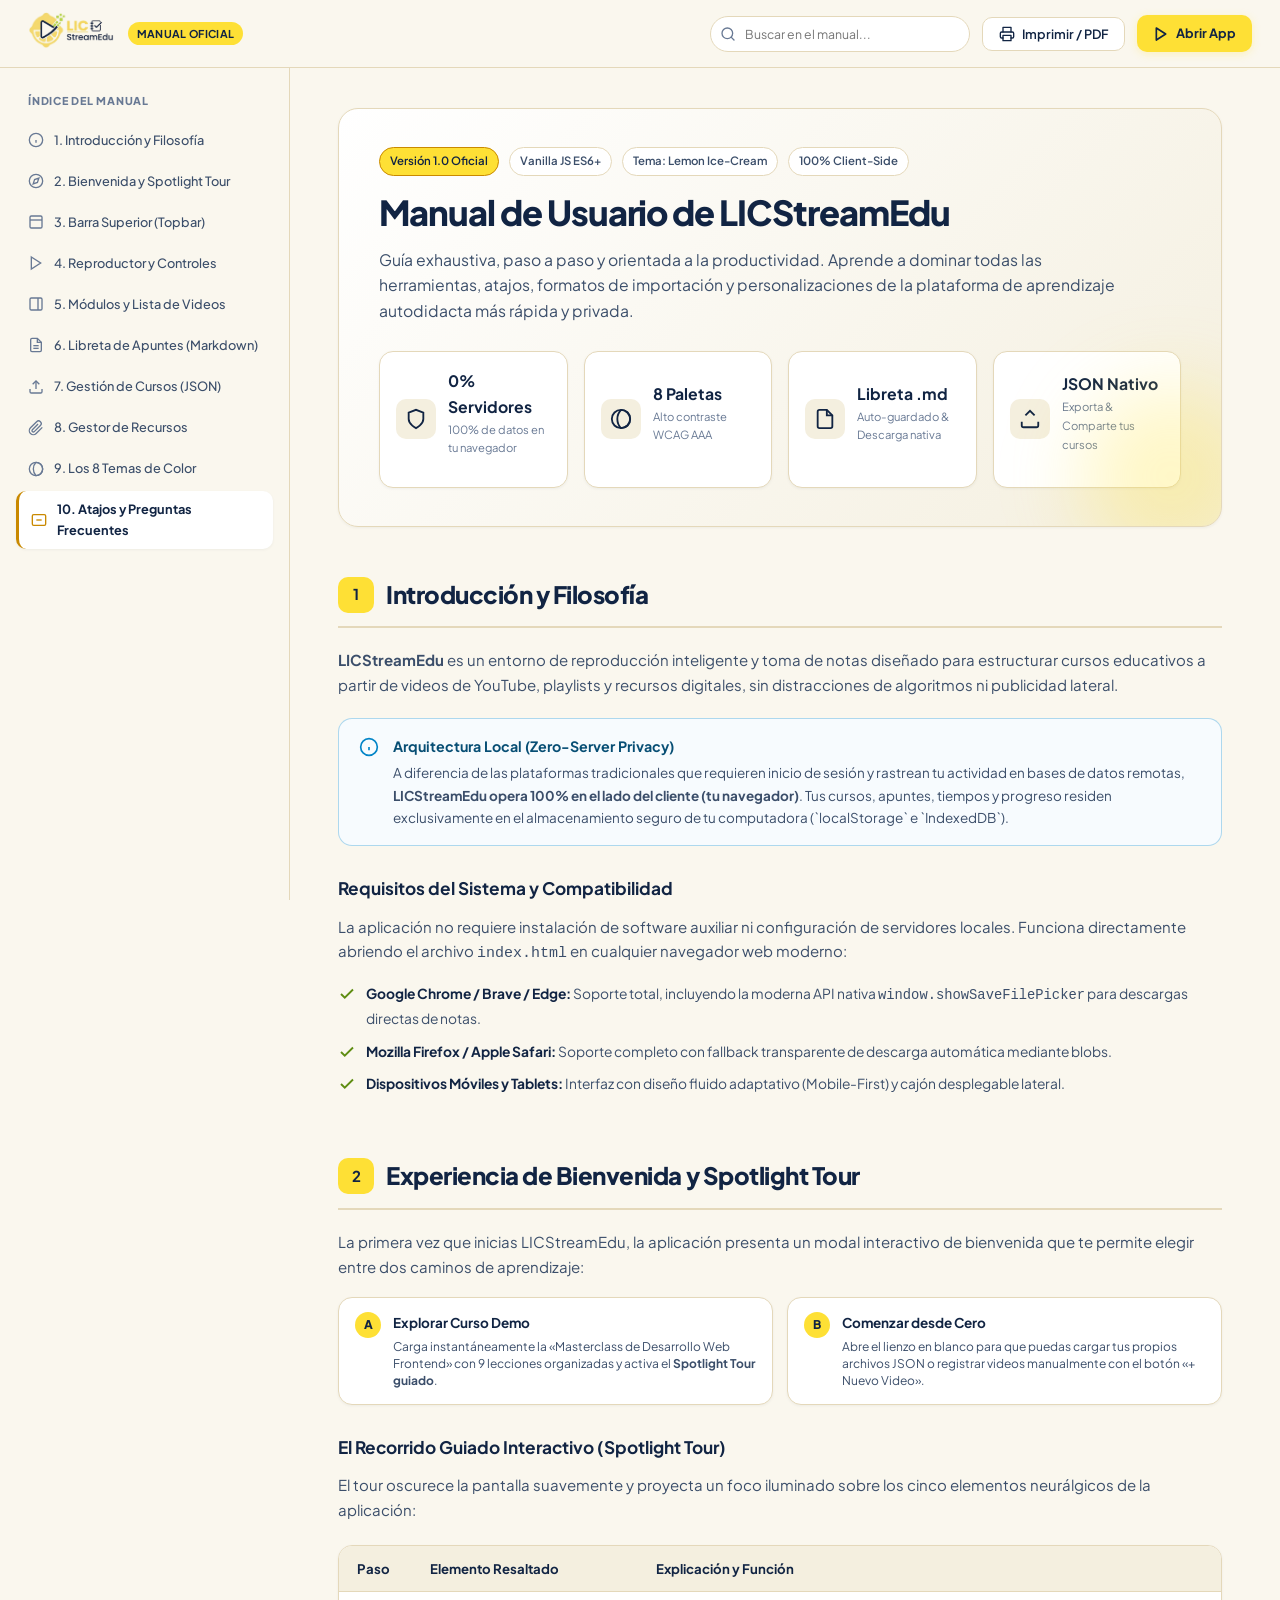
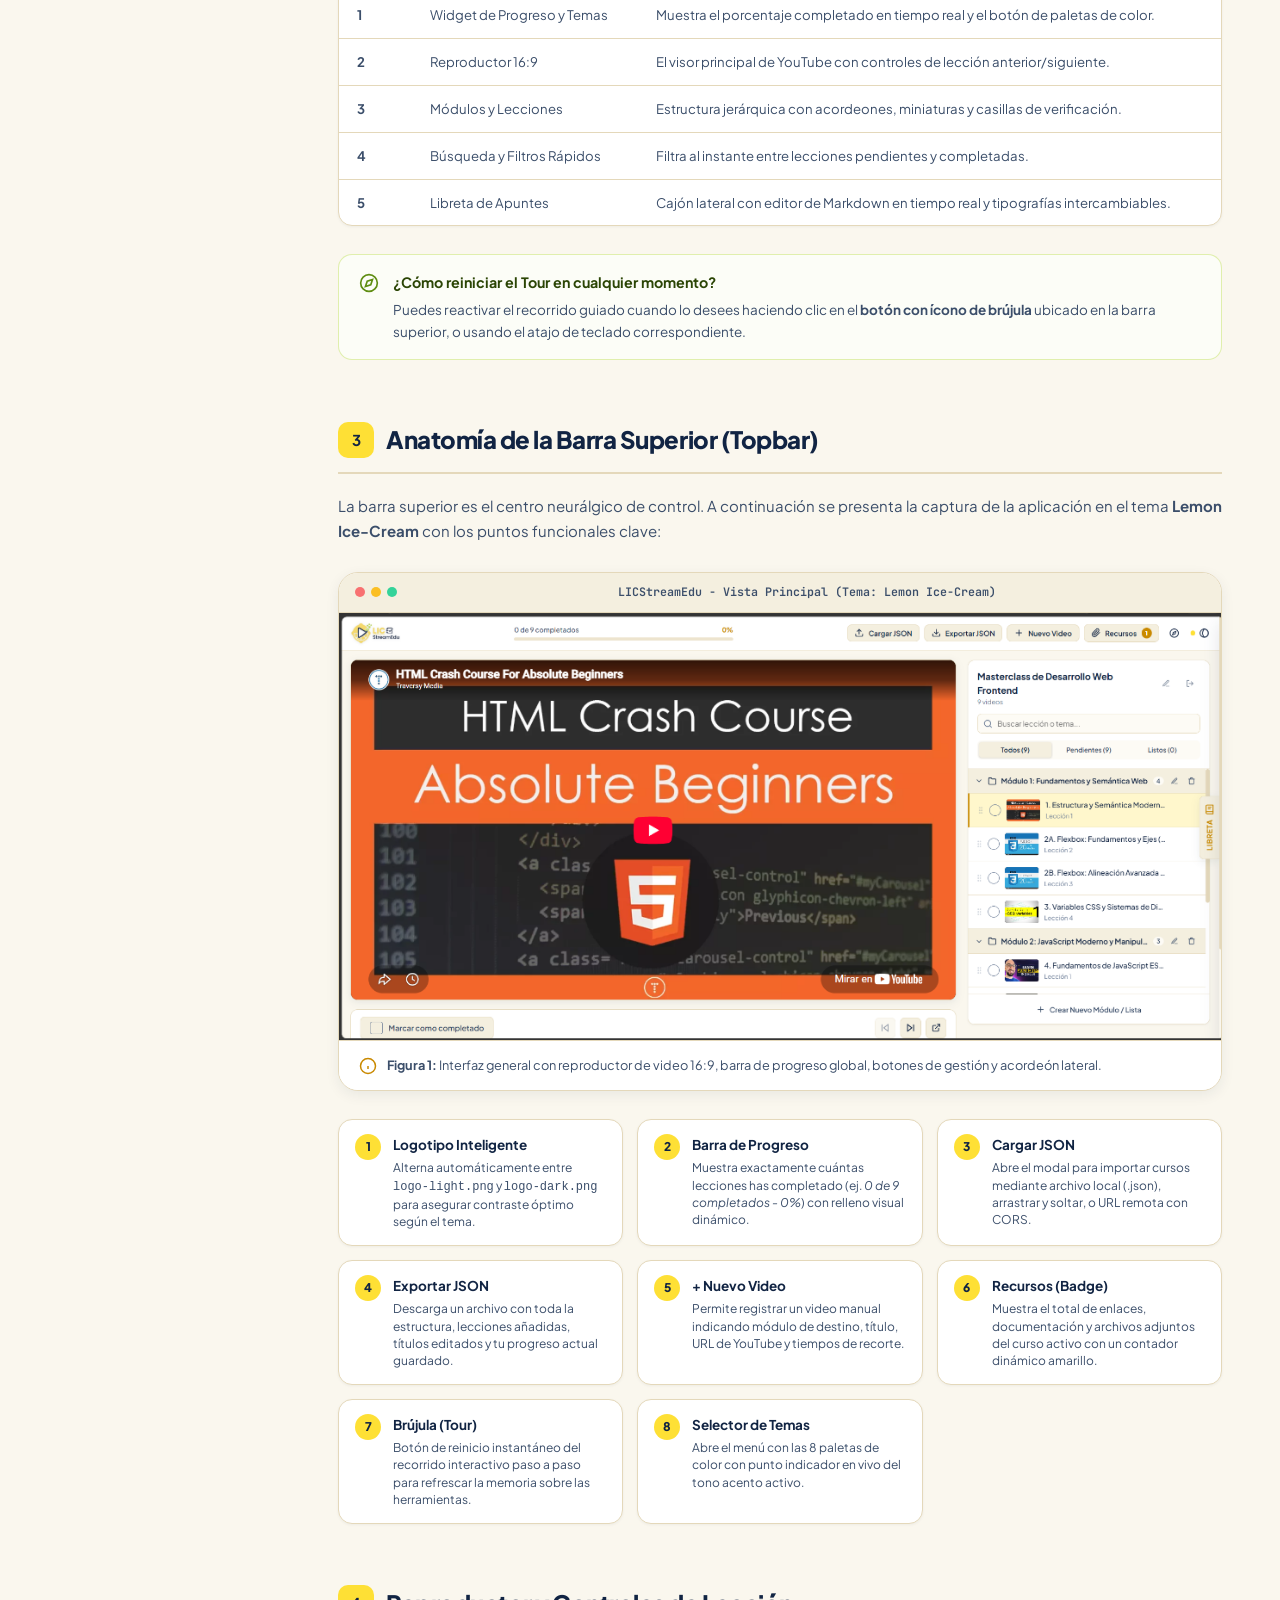
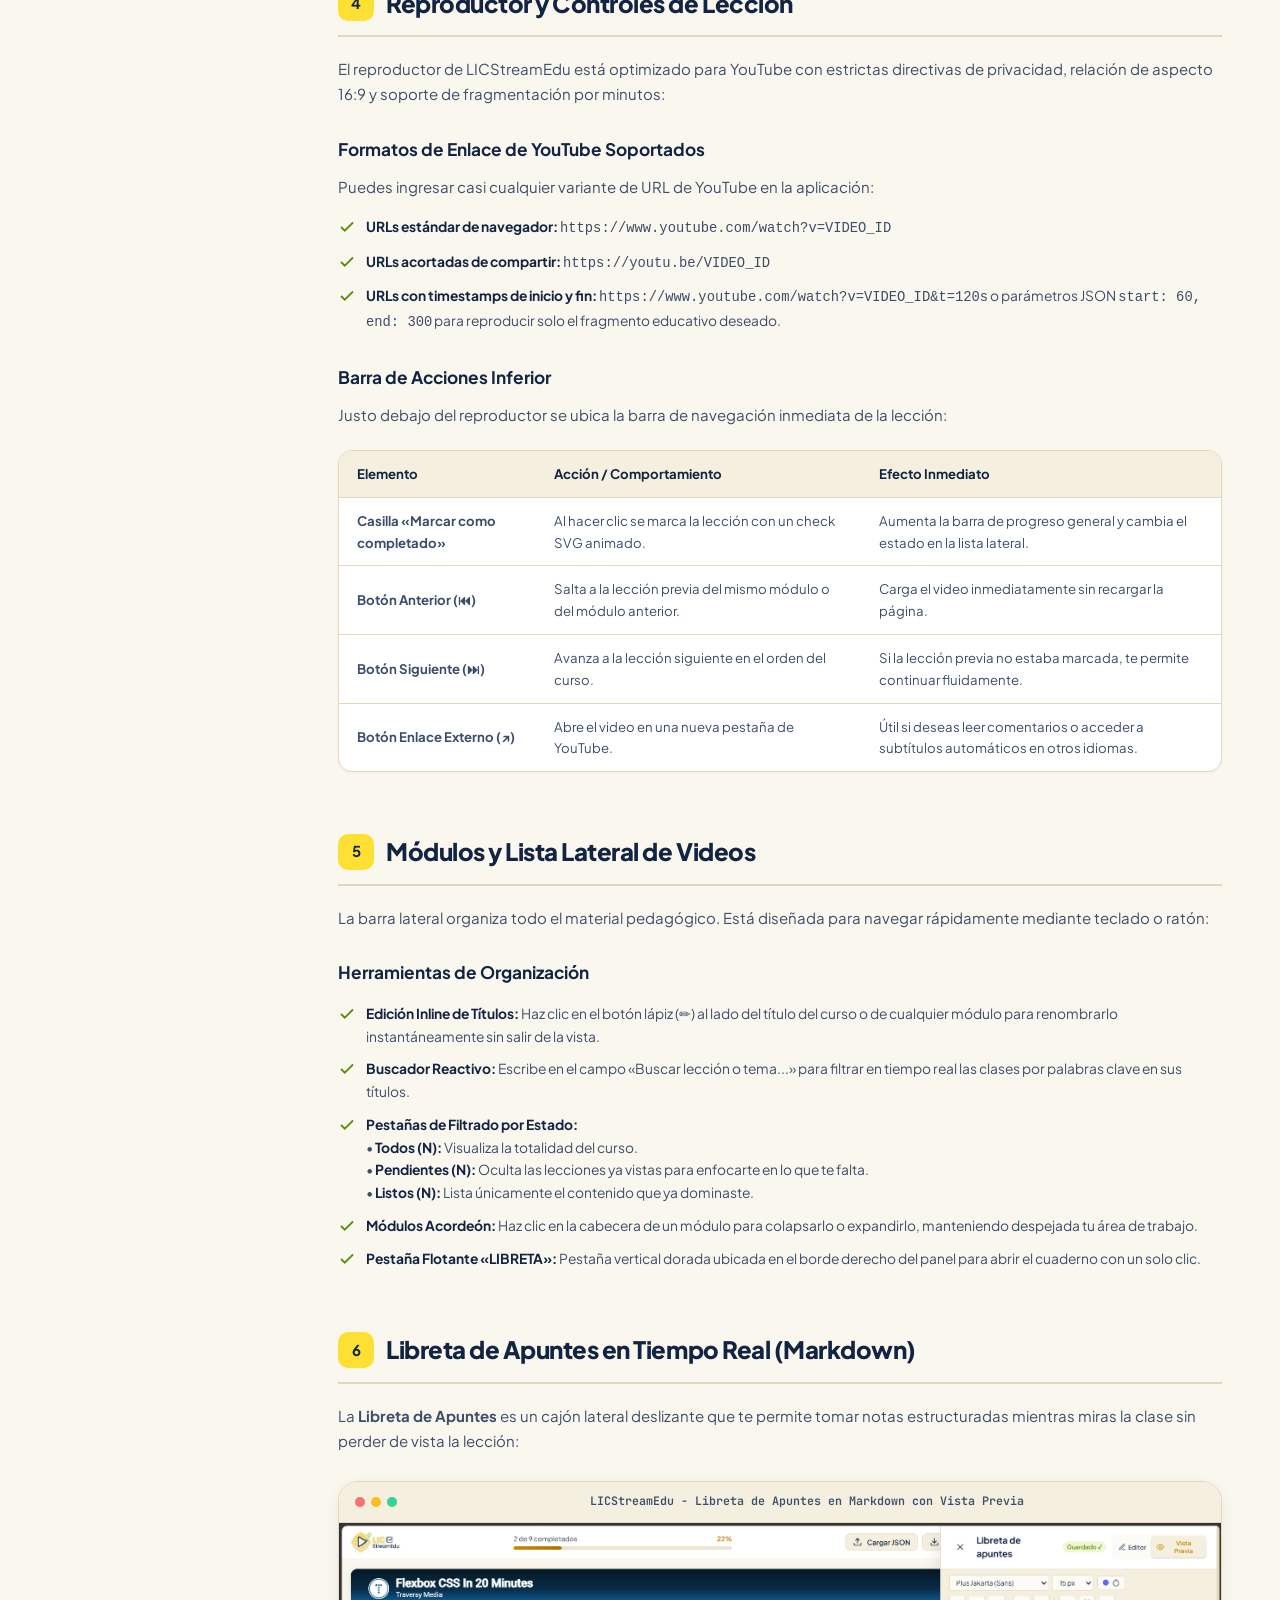
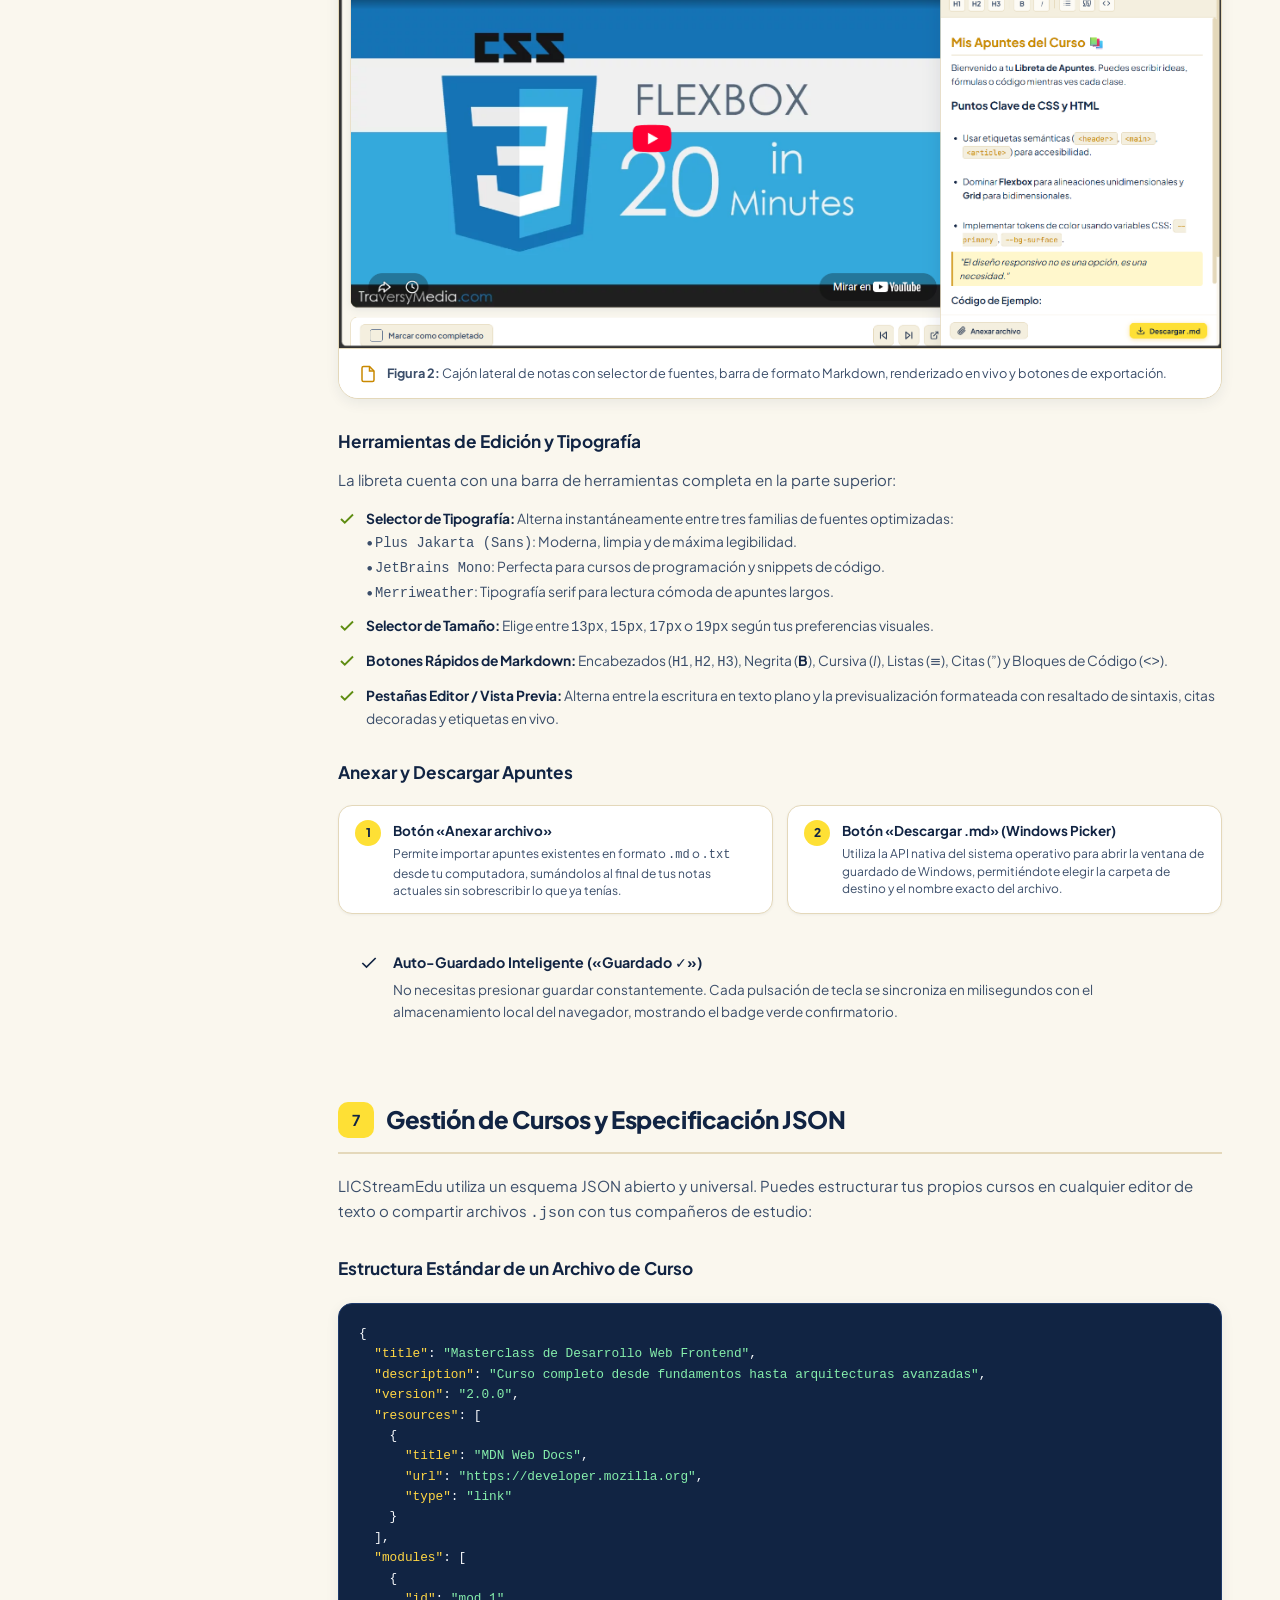
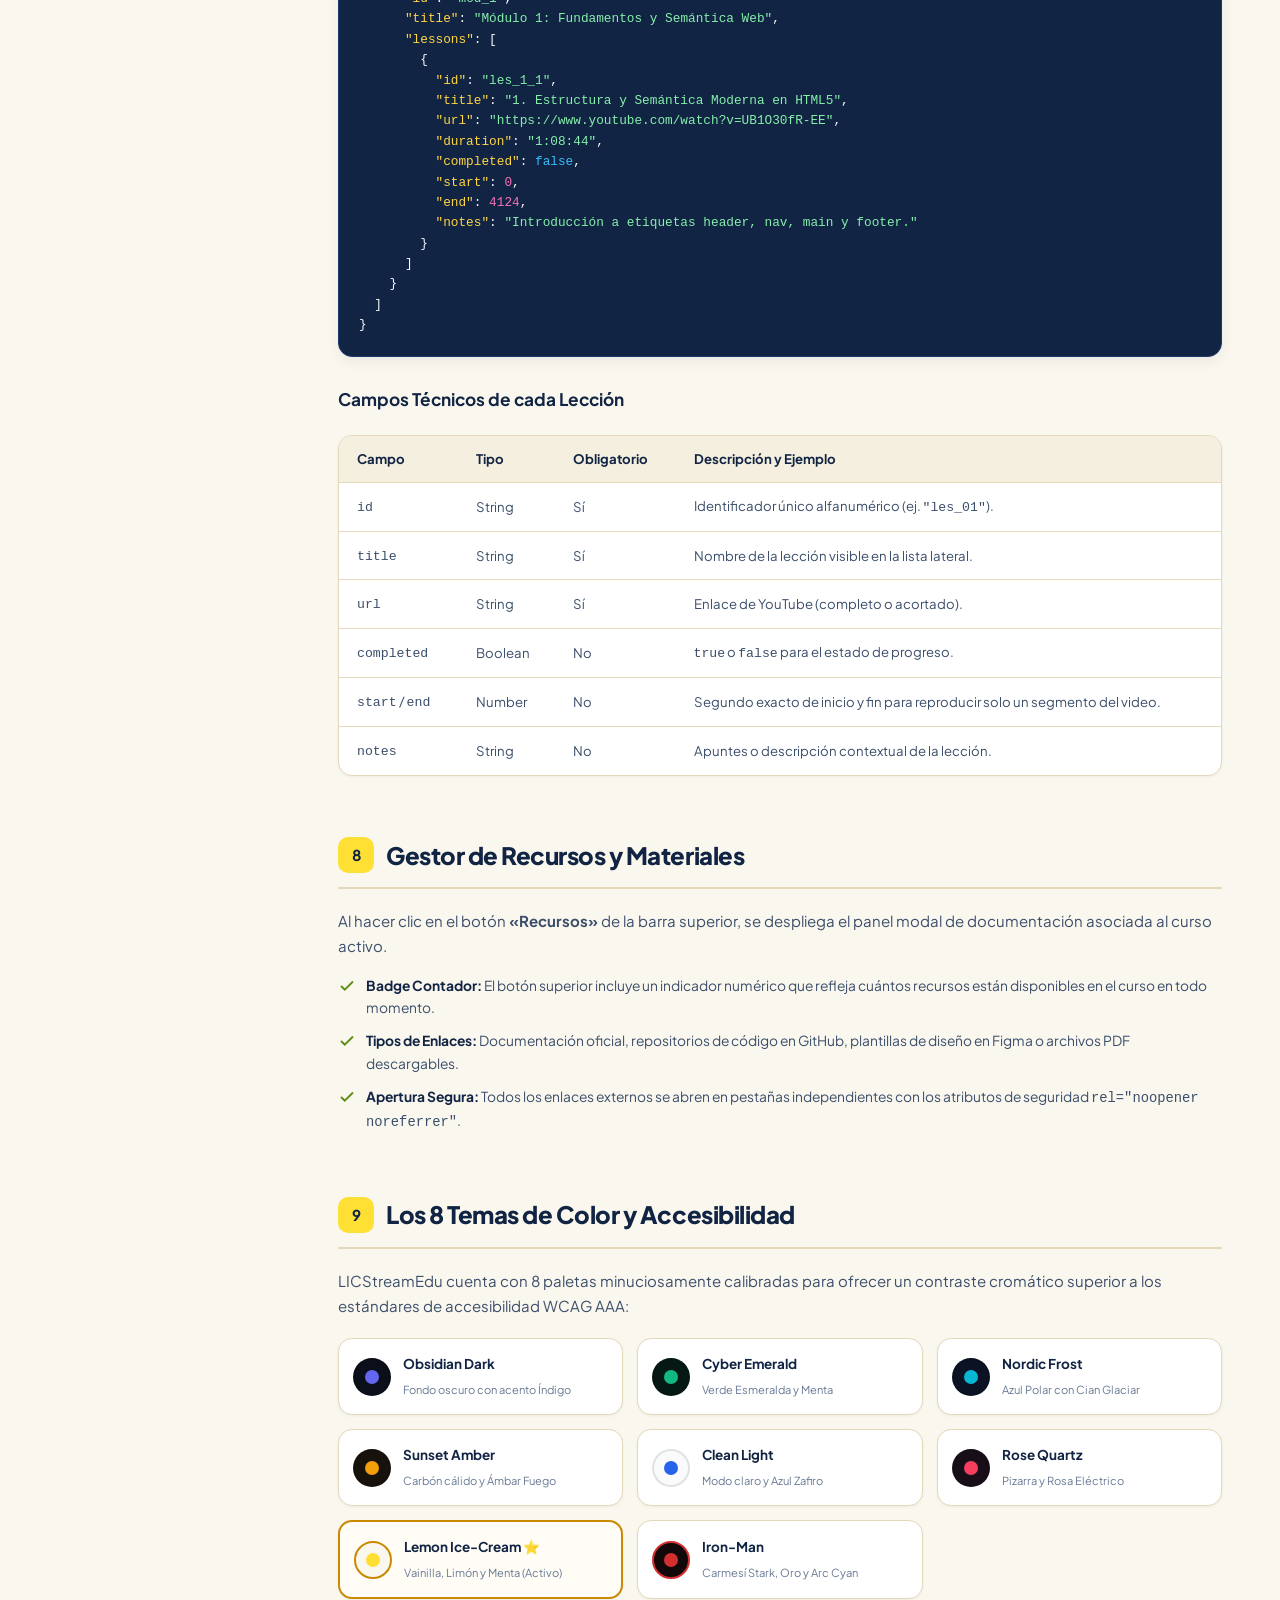
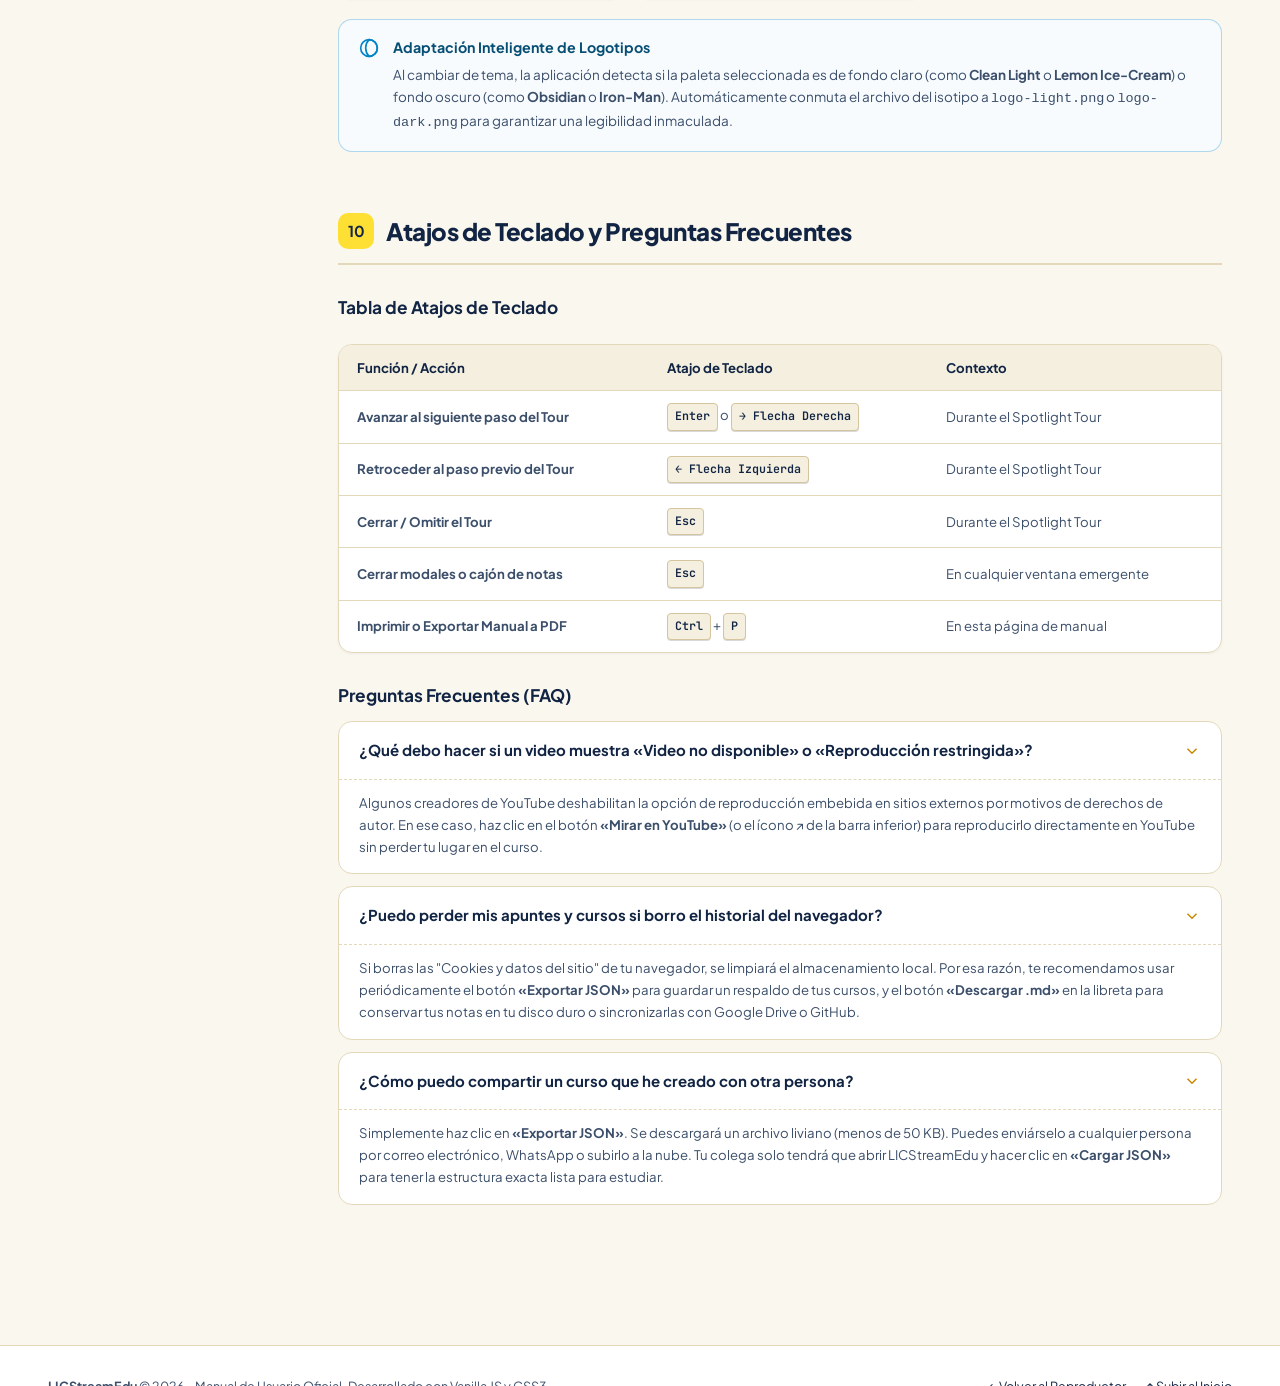
<file: manual.html>
<!DOCTYPE html>
<html lang="es">

<head>
  <meta charset="UTF-8">
  <meta name="viewport" content="width=device-width, initial-scale=1.0">
  <meta name="description"
    content="Manual de Usuario Oficial y Completo de LICStreamEdu - Reproductor Inteligente de Cursos">
  <title>Manual de Usuario | LICStreamEdu</title>

  <!-- Favicon -->
  <link rel="icon" type="image/png" sizes="32x32" href="assets/favicon-32x32.png">
  <link rel="icon" type="image/png" sizes="16x16" href="assets/favicon-16x16.png">

  <!-- Google Fonts: Plus Jakarta Sans y JetBrains Mono -->
  <link rel="preconnect" href="https://fonts.googleapis.com">
  <link rel="preconnect" href="https://fonts.gstatic.com" crossorigin>
  <link
    href="https://fonts.googleapis.com/css2?family=JetBrains+Mono:wght@400;500;600&family=Plus+Jakarta+Sans:wght@400;500;600;700;800&family=Merriweather:ital,wght@0,300;0,400;0,700;1,300&display=swap"
    rel="stylesheet">

  <style>
    /* ==========================================================================
       VARIABLES DE COLOR - PALETA LEMON ICE-CREAM & SISTEMA DE DISEÑO
       ========================================================================== */
    :root {
      --bg-app: #faf7ee;
      --bg-surface: #ffffff;
      --bg-surface-elevated: #f4efdf;
      --bg-input: #fdfbf5;
      --bg-hover: #ede4ce;
      --border-subtle: #e4d8ba;
      --border-strong: #d5c59e;
      --border-focus: #f5b700;

      --text-main: #112443;
      --text-muted: #3b4e6a;
      --text-dimmed: #687994;

      --primary: #fee035;
      --primary-dark: #c98900;
      --primary-hover: #f5b700;
      --primary-subtle: rgba(254, 224, 53, 0.28);
      --primary-glow: rgba(245, 183, 0, 0.35);

      --success: #5f8d12;
      --success-subtle: rgba(180, 218, 61, 0.22);
      --danger: #dc2626;
      --danger-subtle: rgba(220, 38, 38, 0.12);
      --warning: #d97706;
      --warning-subtle: rgba(217, 119, 6, 0.14);
      --info: #0284c7;
      --info-subtle: rgba(2, 132, 199, 0.14);

      --font-main: 'Plus Jakarta Sans', system-ui, -apple-system, sans-serif;
      --font-code: 'JetBrains Mono', monospace;
      --font-serif: 'Merriweather', serif;

      --radius-sm: 6px;
      --radius-md: 10px;
      --radius-lg: 14px;
      --radius-xl: 20px;
      --radius-full: 9999px;

      --shadow-sm: 0 1px 3px rgba(17, 36, 67, 0.05);
      --shadow-md: 0 4px 14px rgba(17, 36, 67, 0.07);
      --shadow-lg: 0 12px 30px rgba(17, 36, 67, 0.1);

      --transition-fast: 0.18s ease;
      --transition-normal: 0.28s ease;
      --sidebar-width: 290px;
      --header-height: 68px;
    }

    /* Reset y Base */
    *,
    *::before,
    *::after {
      box-sizing: border-box;
      margin: 0;
      padding: 0;
    }

    html {
      font-family: var(--font-main);
      font-size: 15px;
      line-height: 1.65;
      color: var(--text-main);
      background-color: var(--bg-app);
      scroll-behavior: smooth;
      -webkit-font-smoothing: antialiased;
    }

    body {
      min-height: 100vh;
      display: flex;
      flex-direction: column;
      background-color: var(--bg-app);
      color: var(--text-main);
    }

    a {
      color: var(--text-main);
      text-decoration: none;
      transition: color var(--transition-fast);
    }

    a:hover {
      color: var(--primary-dark);
    }

    /* Scrollbar */
    ::-webkit-scrollbar {
      width: 7px;
      height: 7px;
    }

    ::-webkit-scrollbar-track {
      background: transparent;
    }

    ::-webkit-scrollbar-thumb {
      background: var(--border-subtle);
      border-radius: var(--radius-full);
    }

    ::-webkit-scrollbar-thumb:hover {
      background: var(--border-strong);
    }

    /* ==========================================================================
       HEADER PRINCIPAL
       ========================================================================== */
    .manual-header {
      position: sticky;
      top: 0;
      z-index: 100;
      height: var(--header-height);
      background: rgba(250, 247, 238, 0.94);
      backdrop-filter: blur(12px);
      -webkit-backdrop-filter: blur(12px);
      border-bottom: 1px solid var(--border-subtle);
      display: flex;
      align-items: center;
      justify-content: space-between;
      padding: 0 28px;
    }

    .header-brand-wrap {
      display: flex;
      align-items: center;
      gap: 14px;
    }

    .header-logo {
      height: 38px;
      width: auto;
      object-fit: contain;
    }

    .header-badge {
      display: inline-flex;
      align-items: center;
      gap: 5px;
      padding: 3px 9px;
      border-radius: var(--radius-full);
      background: var(--primary);
      color: #112443;
      font-size: 0.72rem;
      font-weight: 700;
      letter-spacing: 0.03em;
      text-transform: uppercase;
    }

    .header-actions {
      display: flex;
      align-items: center;
      gap: 12px;
    }

    .search-input-wrap {
      position: relative;
      display: flex;
      align-items: center;
      width: 260px;
    }

    .search-input-wrap svg {
      position: absolute;
      left: 10px;
      color: var(--text-dimmed);
      pointer-events: none;
    }

    .search-input {
      width: 100%;
      height: 36px;
      padding: 0 12px 0 34px;
      background: var(--bg-surface);
      border: 1px solid var(--border-subtle);
      border-radius: var(--radius-full);
      font-size: 0.82rem;
      color: var(--text-main);
      font-family: inherit;
      transition: all var(--transition-fast);
    }

    .search-input:focus {
      outline: none;
      border-color: var(--primary-dark);
      box-shadow: 0 0 0 3px var(--primary-subtle);
      background: #ffffff;
    }

    .btn {
      display: inline-flex;
      align-items: center;
      justify-content: center;
      gap: 7px;
      padding: 8px 16px;
      font-size: 0.85rem;
      font-weight: 600;
      font-family: inherit;
      border-radius: var(--radius-md);
      border: none;
      cursor: pointer;
      transition: all var(--transition-fast);
      white-space: nowrap;
    }

    .btn-primary {
      background: var(--primary);
      color: #112443;
      font-weight: 700;
      box-shadow: 0 2px 8px var(--primary-subtle);
    }

    .btn-primary:hover {
      background: var(--primary-hover);
      transform: translateY(-1px);
      box-shadow: 0 4px 12px var(--primary-glow);
      color: #112443;
    }

    .btn-secondary {
      background: var(--bg-surface);
      color: var(--text-main);
      border: 1px solid var(--border-subtle);
    }

    .btn-secondary:hover {
      background: var(--bg-hover);
      border-color: var(--border-strong);
    }

    .btn-icon {
      width: 36px;
      height: 36px;
      padding: 0;
      border-radius: var(--radius-sm);
    }

    .mobile-menu-btn {
      display: none;
    }

    /* ==========================================================================
       ESTRUCTURA DEL CONTENEDOR PRINCIPAL
       ========================================================================== */
    .manual-layout {
      display: flex;
      flex: 1;
      max-width: 1440px;
      margin: 0 auto;
      width: 100%;
    }

    /* Barra Lateral de Navegación */
    .manual-sidebar {
      width: var(--sidebar-width);
      position: sticky;
      top: var(--header-height);
      height: calc(100vh - var(--header-height));
      overflow-y: auto;
      padding: 24px 16px;
      border-right: 1px solid var(--border-subtle);
      flex-shrink: 0;
      background: var(--bg-app);
    }

    .sidebar-heading {
      font-size: 0.72rem;
      text-transform: uppercase;
      letter-spacing: 0.07em;
      color: var(--text-dimmed);
      font-weight: 800;
      margin-bottom: 12px;
      padding-left: 12px;
    }

    .nav-list {
      list-style: none;
      display: flex;
      flex-direction: column;
      gap: 4px;
    }

    .nav-item a {
      display: flex;
      align-items: center;
      gap: 10px;
      padding: 8px 12px;
      border-radius: var(--radius-md);
      font-size: 0.85rem;
      font-weight: 500;
      color: var(--text-muted);
      transition: all var(--transition-fast);
    }

    .nav-item a:hover {
      background: var(--bg-hover);
      color: var(--text-main);
    }

    .nav-item.active a {
      background: #ffffff;
      color: #112443;
      font-weight: 700;
      border-left: 3px solid var(--primary-dark);
      box-shadow: var(--shadow-sm);
    }

    .nav-item svg {
      width: 16px;
      height: 16px;
      flex-shrink: 0;
      color: var(--text-dimmed);
      transition: color var(--transition-fast);
    }

    .nav-item.active svg,
    .nav-item a:hover svg {
      color: var(--primary-dark);
    }

    /* Contenido Principal */
    .manual-content {
      flex: 1;
      padding: 40px 48px 80px 48px;
      max-width: 980px;
      min-width: 0;
    }

    /* ==========================================================================
       HERO & SECCIONES
       ========================================================================== */
    .manual-hero {
      background: linear-gradient(135deg, #ffffff 0%, var(--bg-surface-elevated) 100%);
      border: 1px solid var(--border-subtle);
      border-radius: var(--radius-xl);
      padding: 38px 40px;
      margin-bottom: 48px;
      box-shadow: var(--shadow-sm);
      position: relative;
      overflow: hidden;
    }

    .manual-hero::after {
      content: '';
      position: absolute;
      right: -40px;
      bottom: -40px;
      width: 180px;
      height: 180px;
      border-radius: 50%;
      background: var(--primary-subtle);
      filter: blur(40px);
      pointer-events: none;
    }

    .hero-meta {
      display: flex;
      flex-wrap: wrap;
      align-items: center;
      gap: 10px;
      margin-bottom: 16px;
    }

    .meta-tag {
      display: inline-flex;
      align-items: center;
      gap: 6px;
      padding: 4px 10px;
      background: var(--bg-surface);
      border: 1px solid var(--border-subtle);
      border-radius: var(--radius-full);
      font-size: 0.76rem;
      font-weight: 600;
      color: var(--text-muted);
    }

    .meta-tag.highlight {
      background: var(--primary);
      border-color: var(--primary-dark);
      color: #112443;
    }

    .manual-title {
      font-size: 2.3rem;
      font-weight: 800;
      line-height: 1.2;
      color: #112443;
      margin-bottom: 14px;
      letter-spacing: -0.03em;
    }

    .manual-subtitle {
      font-size: 1.05rem;
      color: var(--text-muted);
      line-height: 1.6;
      max-width: 760px;
    }

    .hero-stats-grid {
      display: grid;
      grid-template-columns: repeat(auto-fit, minmax(180px, 1fr));
      gap: 16px;
      margin-top: 28px;
    }

    .stat-card {
      background: #ffffff;
      border: 1px solid var(--border-subtle);
      border-radius: var(--radius-lg);
      padding: 16px;
      display: flex;
      align-items: center;
      gap: 12px;
      box-shadow: var(--shadow-sm);
    }

    .stat-icon {
      width: 40px;
      height: 40px;
      border-radius: var(--radius-md);
      background: var(--bg-surface-elevated);
      display: flex;
      align-items: center;
      justify-content: center;
      color: var(--text-main);
      flex-shrink: 0;
    }

    .stat-info h4 {
      font-size: 1.05rem;
      font-weight: 700;
      color: #112443;
    }

    .stat-info p {
      font-size: 0.75rem;
      color: var(--text-dimmed);
    }

    /* Tipografía y Secciones */
    .manual-section {
      margin-bottom: 60px;
      scroll-margin-top: calc(var(--header-height) + 24px);
    }

    .section-header {
      display: flex;
      align-items: center;
      gap: 12px;
      margin-bottom: 20px;
      padding-bottom: 12px;
      border-bottom: 2px solid var(--border-subtle);
    }

    .section-icon-badge {
      width: 36px;
      height: 36px;
      border-radius: var(--radius-md);
      background: var(--primary);
      color: #112443;
      display: flex;
      align-items: center;
      justify-content: center;
      font-weight: 700;
      flex-shrink: 0;
    }

    .section-title {
      font-size: 1.6rem;
      font-weight: 800;
      color: #112443;
      letter-spacing: -0.02em;
    }

    .subsection-title {
      font-size: 1.15rem;
      font-weight: 700;
      color: #112443;
      margin: 28px 0 12px 0;
      display: flex;
      align-items: center;
      gap: 8px;
    }

    p {
      margin-bottom: 14px;
      color: var(--text-muted);
    }

    /* Listas con estilo */
    .feature-list {
      list-style: none;
      margin: 16px 0 24px 0;
      display: flex;
      flex-direction: column;
      gap: 10px;
    }

    .feature-list li {
      display: flex;
      align-items: flex-start;
      gap: 10px;
      font-size: 0.92rem;
      color: var(--text-muted);
    }

    .feature-list li svg {
      width: 18px;
      height: 18px;
      color: var(--success);
      flex-shrink: 0;
      margin-top: 2px;
    }

    .feature-list strong {
      color: #112443;
    }

    /* ==========================================================================
       CAJAS DE NOTAS / CALLOUTS
       ========================================================================== */
    .callout {
      border-radius: var(--radius-lg);
      padding: 16px 20px;
      margin: 20px 0;
      display: flex;
      gap: 14px;
      align-items: flex-start;
      border: 1px solid transparent;
      font-size: 0.9rem;
    }

    .callout-icon {
      flex-shrink: 0;
      margin-top: 2px;
    }

    .callout-content h5 {
      font-size: 0.95rem;
      font-weight: 700;
      margin-bottom: 4px;
    }

    .callout-content p:last-child {
      margin-bottom: 0;
    }

    .callout-tip {
      background: #fcfdf7;
      border-color: rgba(180, 218, 61, 0.4);
      color: #2b4505;
    }

    .callout-tip .callout-icon {
      color: var(--success);
    }

    .callout-tip h5 {
      color: #2b4505;
    }

    .callout-info {
      background: #f7fbfe;
      border-color: rgba(2, 132, 199, 0.3);
      color: #074e74;
    }

    .callout-info .callout-icon {
      color: var(--info);
    }

    .callout-info h5 {
      color: #074e74;
    }

    .callout-warning {
      background: #fffdf5;
      border-color: rgba(217, 119, 6, 0.3);
      color: #78350f;
    }

    .callout-warning .callout-icon {
      color: var(--warning);
    }

    .callout-warning h5 {
      color: #78350f;
    }

    /* ==========================================================================
       FIGURAS Y CAPTURAS DE PANTALLA
       ========================================================================== */
    .figure-container {
      margin: 28px 0;
      background: #ffffff;
      border: 1px solid var(--border-subtle);
      border-radius: var(--radius-xl);
      overflow: hidden;
      box-shadow: var(--shadow-md);
    }

    .browser-mockup-header {
      background: var(--bg-surface-elevated);
      padding: 10px 16px;
      display: flex;
      align-items: center;
      gap: 12px;
      border-bottom: 1px solid var(--border-subtle);
    }

    .mockup-dots {
      display: flex;
      gap: 6px;
    }

    .mockup-dot {
      width: 10px;
      height: 10px;
      border-radius: 50%;
    }

    .dot-red {
      background: #f87171;
    }

    .dot-yellow {
      background: #fbbf24;
    }

    .dot-green {
      background: #34d399;
    }

    .mockup-title {
      font-size: 0.78rem;
      font-weight: 600;
      color: var(--text-muted);
      margin-left: auto;
      margin-right: auto;
      font-family: var(--font-code);
    }

    .figure-img {
      width: 100%;
      height: auto;
      display: block;
      object-fit: cover;
    }

    .figure-caption {
      padding: 14px 20px;
      background: var(--bg-surface);
      border-top: 1px solid var(--border-subtle);
      font-size: 0.85rem;
      color: var(--text-muted);
      display: flex;
      align-items: center;
      gap: 10px;
    }

    .figure-caption svg {
      color: var(--primary-dark);
      flex-shrink: 0;
    }

    /* Hotspot Cards */
    .hotspots-grid {
      display: grid;
      grid-template-columns: repeat(auto-fit, minmax(260px, 1fr));
      gap: 14px;
      margin-top: 18px;
    }

    .hotspot-card {
      background: #ffffff;
      border: 1px solid var(--border-subtle);
      border-radius: var(--radius-lg);
      padding: 14px 16px;
      display: flex;
      gap: 12px;
      box-shadow: var(--shadow-sm);
    }

    .hotspot-num {
      width: 26px;
      height: 26px;
      border-radius: 50%;
      background: var(--primary);
      color: #112443;
      font-size: 0.8rem;
      font-weight: 800;
      display: flex;
      align-items: center;
      justify-content: center;
      flex-shrink: 0;
    }

    .hotspot-body h6 {
      font-size: 0.9rem;
      font-weight: 700;
      color: #112443;
      margin-bottom: 3px;
    }

    .hotspot-body p {
      font-size: 0.8rem;
      color: var(--text-muted);
      margin-bottom: 0;
      line-height: 1.45;
    }

    /* ==========================================================================
       TABLAS PROFESIONALES
       ========================================================================== */
    .table-container {
      width: 100%;
      overflow-x: auto;
      margin: 22px 0 28px 0;
      background: #ffffff;
      border: 1px solid var(--border-subtle);
      border-radius: var(--radius-lg);
      box-shadow: var(--shadow-sm);
    }

    .custom-table {
      width: 100%;
      border-collapse: collapse;
      text-align: left;
      font-size: 0.88rem;
    }

    .custom-table th {
      background: var(--bg-surface-elevated);
      color: #112443;
      font-weight: 700;
      padding: 12px 18px;
      border-bottom: 1px solid var(--border-subtle);
      white-space: nowrap;
    }

    .custom-table td {
      padding: 12px 18px;
      border-bottom: 1px solid var(--border-subtle);
      color: var(--text-muted);
    }

    .custom-table tr:last-child td {
      border-bottom: none;
    }

    .custom-table tr:hover td {
      background: var(--bg-hover);
      color: #112443;
    }

    .kbd {
      display: inline-block;
      padding: 3px 7px;
      font-family: var(--font-code);
      font-size: 0.78rem;
      font-weight: 600;
      color: #112443;
      background: var(--bg-surface-elevated);
      border: 1px solid var(--border-strong);
      border-radius: 4px;
      box-shadow: 0 1px 0 rgba(0, 0, 0, 0.15);
      white-space: nowrap;
    }

    /* Bloques de Código */
    .code-block-wrap {
      background: #112443;
      color: #f8fafc;
      border-radius: var(--radius-lg);
      padding: 20px;
      margin: 20px 0;
      font-family: var(--font-code);
      font-size: 0.85rem;
      line-height: 1.6;
      overflow-x: auto;
      box-shadow: var(--shadow-md);
      border: 1px solid #1e3a6a;
    }

    .code-block-wrap pre {
      margin: 0;
    }

    .code-comment {
      color: #88a4ce;
    }

    .code-key {
      color: #ffd644;
    }

    .code-str {
      color: #86efac;
    }

    .code-num {
      color: #f472b6;
    }

    .code-bool {
      color: #38bdf8;
    }

    /* Muestras de Temas (Swatches) */
    .themes-grid {
      display: grid;
      grid-template-columns: repeat(auto-fit, minmax(220px, 1fr));
      gap: 14px;
      margin: 20px 0;
    }

    .theme-preview-card {
      background: #ffffff;
      border: 1px solid var(--border-subtle);
      border-radius: var(--radius-lg);
      padding: 14px;
      display: flex;
      align-items: center;
      gap: 12px;
      box-shadow: var(--shadow-sm);
    }

    .theme-preview-card.active-lemon {
      border: 2px solid var(--primary-dark);
      background: #fffdf5;
    }

    .theme-swatch-circle {
      width: 38px;
      height: 38px;
      border-radius: 50%;
      display: flex;
      align-items: center;
      justify-content: center;
      flex-shrink: 0;
      border: 2px solid rgba(0, 0, 0, 0.1);
      position: relative;
    }

    .theme-swatch-inner {
      width: 14px;
      height: 14px;
      border-radius: 50%;
    }

    .theme-card-info h6 {
      font-size: 0.9rem;
      font-weight: 700;
      color: #112443;
    }

    .theme-card-info span {
      font-size: 0.74rem;
      color: var(--text-dimmed);
    }

    /* FAQ Accordion */
    .faq-item {
      background: #ffffff;
      border: 1px solid var(--border-subtle);
      border-radius: var(--radius-lg);
      margin-bottom: 12px;
      overflow: hidden;
      transition: all var(--transition-fast);
    }

    .faq-question {
      padding: 16px 20px;
      font-weight: 700;
      color: #112443;
      cursor: pointer;
      display: flex;
      align-items: center;
      justify-content: space-between;
      user-select: none;
    }

    .faq-question:hover {
      background: var(--bg-hover);
    }

    .faq-icon {
      transition: transform var(--transition-fast);
      color: var(--primary-dark);
    }

    .faq-answer {
      padding: 0 20px 16px 20px;
      font-size: 0.88rem;
      color: var(--text-muted);
      border-top: 1px dashed var(--border-subtle);
      padding-top: 12px;
    }

    /* Footer */
    .manual-footer {
      border-top: 1px solid var(--border-subtle);
      background: #ffffff;
      padding: 30px 48px;
      display: flex;
      align-items: center;
      justify-content: space-between;
      flex-wrap: wrap;
      gap: 16px;
      font-size: 0.84rem;
      color: var(--text-muted);
    }

    .footer-links {
      display: flex;
      gap: 20px;
    }

    /* ==========================================================================
       RESPONSIVE & PRINT MEDIA
       ========================================================================== */
    @media (max-width: 992px) {
      .manual-sidebar {
        display: none;
        position: fixed;
        left: 0;
        top: var(--header-height);
        bottom: 0;
        width: 280px;
        z-index: 99;
        background: #faf7ee;
        box-shadow: var(--shadow-lg);
      }

      .manual-sidebar.open {
        display: block;
      }

      .mobile-menu-btn {
        display: inline-flex;
      }

      .manual-content {
        padding: 30px 24px;
      }

      .search-input-wrap {
        display: none;
      }
    }

    @media (max-width: 640px) {
      .manual-header {
        padding: 0 16px;
      }

      .manual-title {
        font-size: 1.8rem;
      }

      .manual-hero {
        padding: 24px 20px;
      }

      .btn .btn-text {
        display: none;
      }
    }

    @media print {

      .manual-header,
      .manual-sidebar,
      .footer-links,
      .btn {
        display: none !important;
      }

      .manual-content {
        max-width: 100% !important;
        padding: 0 !important;
      }

      body,
      html {
        background: #ffffff !important;
        color: #000000 !important;
      }

      .manual-hero {
        border: 1px solid #ccc;
        box-shadow: none;
      }

      .callout,
      .table-container,
      .figure-container {
        break-inside: avoid;
        box-shadow: none;
      }
    }
  </style>
</head>

<body>

  <!-- ==========================================================================
       CABECERA PRINCIPAL
       ========================================================================== -->
  <header class="manual-header">
    <div class="header-brand-wrap">
      <button class="btn btn-secondary btn-icon mobile-menu-btn" id="btnToggleSidebar" aria-label="Abrir Menú">
        <svg width="20" height="20" viewBox="0 0 24 24" fill="none" stroke="currentColor" stroke-width="2"
          stroke-linecap="round" stroke-linejoin="round">
          <line x1="3" y1="12" x2="21" y2="12"></line>
          <line x1="3" y1="6" x2="21" y2="6"></line>
          <line x1="3" y1="18" x2="21" y2="18"></line>
        </svg>
      </button>

      <a href="index.html" title="Regresar a LICStreamEdu">
        <img src="assets/logo-light.png" alt="LICStreamEdu Logo" class="header-logo">
      </a>
      <span class="header-badge">Manual Oficial</span>
    </div>

    <div class="header-actions">
      <!-- Buscador en tiempo real del manual -->
      <div class="search-input-wrap">
        <svg width="16" height="16" viewBox="0 0 24 24" fill="none" stroke="currentColor" stroke-width="2"
          stroke-linecap="round" stroke-linejoin="round">
          <circle cx="11" cy="11" r="8"></circle>
          <line x1="21" y1="21" x2="16.65" y2="16.65"></line>
        </svg>
        <input type="text" id="manualSearchInput" class="search-input" placeholder="Buscar en el manual...">
      </div>

      <!-- Botón Imprimir / Guardar en PDF -->
      <button class="btn btn-secondary" onclick="window.print()" title="Imprimir o exportar como documento PDF">
        <svg width="16" height="16" viewBox="0 0 24 24" fill="none" stroke="currentColor" stroke-width="2"
          stroke-linecap="round" stroke-linejoin="round">
          <polyline points="6 9 6 2 18 2 18 9"></polyline>
          <path d="M6 18H4a2 2 0 0 1-2-2v-5a2 2 0 0 1 2-2h16a2 2 0 0 1 2 2v5a2 2 0 0 1-2 2h-2"></path>
          <rect x="6" y="14" width="12" height="8"></rect>
        </svg>
        <span class="btn-text">Imprimir / PDF</span>
      </button>

      <!-- Botón Ir a la Aplicación -->
      <a href="index.html" class="btn btn-primary" title="Abrir reproductor LICStreamEdu">
        <svg width="16" height="16" viewBox="0 0 24 24" fill="none" stroke="currentColor" stroke-width="2.5"
          stroke-linecap="round" stroke-linejoin="round">
          <polygon points="5 3 19 12 5 21 5 3"></polygon>
        </svg>
        <span class="btn-text">Abrir App</span>
      </a>
    </div>
  </header>

  <!-- ==========================================================================
       DISPOSICIÓN PRINCIPAL: SIDEBAR + CONTENIDO
       ========================================================================== -->
  <div class="manual-layout">

    <!-- Barra Lateral de Navegación Fija -->
    <nav class="manual-sidebar" id="manualSidebar">
      <div class="sidebar-heading">Índice del Manual</div>
      <ul class="nav-list">
        <li class="nav-item active">
          <a href="#intro">
            <svg viewBox="0 0 24 24" fill="none" stroke="currentColor" stroke-width="2">
              <circle cx="12" cy="12" r="10"></circle>
              <line x1="12" y1="16" x2="12" y2="12"></line>
              <line x1="12" y1="8" x2="12.01" y2="8"></line>
            </svg>
            1. Introducción y Filosofía
          </a>
        </li>
        <li class="nav-item">
          <a href="#onboarding">
            <svg viewBox="0 0 24 24" fill="none" stroke="currentColor" stroke-width="2">
              <polygon points="16.24 7.76 14.12 14.12 7.76 16.24 9.88 9.88 16.24 7.76"></polygon>
              <circle cx="12" cy="12" r="10"></circle>
            </svg>
            2. Bienvenida y Spotlight Tour
          </a>
        </li>
        <li class="nav-item">
          <a href="#topbar">
            <svg viewBox="0 0 24 24" fill="none" stroke="currentColor" stroke-width="2">
              <rect x="3" y="3" width="18" height="18" rx="2" ry="2"></rect>
              <line x1="3" y1="9" x2="21" y2="9"></line>
            </svg>
            3. Barra Superior (Topbar)
          </a>
        </li>
        <li class="nav-item">
          <a href="#player">
            <svg viewBox="0 0 24 24" fill="none" stroke="currentColor" stroke-width="2">
              <polygon points="5 3 19 12 5 21 5 3"></polygon>
            </svg>
            4. Reproductor y Controles
          </a>
        </li>
        <li class="nav-item">
          <a href="#sidebar-guide">
            <svg viewBox="0 0 24 24" fill="none" stroke="currentColor" stroke-width="2">
              <rect x="3" y="3" width="18" height="18" rx="2" ry="2"></rect>
              <line x1="15" y1="3" x2="15" y2="21"></line>
            </svg>
            5. Módulos y Lista de Videos
          </a>
        </li>
        <li class="nav-item">
          <a href="#notes">
            <svg viewBox="0 0 24 24" fill="none" stroke="currentColor" stroke-width="2">
              <path d="M14 2H6a2 2 0 0 0-2 2v16a2 2 0 0 0 2 2h12a2 2 0 0 0 2-2V8z"></path>
              <polyline points="14 2 14 8 20 8"></polyline>
              <line x1="16" y1="13" x2="8" y2="13"></line>
              <line x1="16" y1="17" x2="8" y2="17"></line>
            </svg>
            6. Libreta de Apuntes (Markdown)
          </a>
        </li>
        <li class="nav-item">
          <a href="#courses">
            <svg viewBox="0 0 24 24" fill="none" stroke="currentColor" stroke-width="2">
              <path d="M21 15v4a2 2 0 0 1-2 2H5a2 2 0 0 1-2-2v-4"></path>
              <polyline points="17 8 12 3 7 8"></polyline>
              <line x1="12" y1="3" x2="12" y2="15"></line>
            </svg>
            7. Gestión de Cursos (JSON)
          </a>
        </li>
        <li class="nav-item">
          <a href="#resources">
            <svg viewBox="0 0 24 24" fill="none" stroke="currentColor" stroke-width="2">
              <path
                d="M21.44 11.05l-9.19 9.19a6 6 0 0 1-8.49-8.49l9.19-9.19a4 4 0 0 1 5.66 5.66l-9.2 9.19a2 2 0 0 1-2.83-2.83l8.49-8.48">
              </path>
            </svg>
            8. Gestor de Recursos
          </a>
        </li>
        <li class="nav-item">
          <a href="#themes">
            <svg viewBox="0 0 24 24" fill="none" stroke="currentColor" stroke-width="2">
              <circle cx="12" cy="12" r="10"></circle>
              <path d="M12 2a14.5 14.5 0 0 0 0 20 10 10 0 0 0 0-20"></path>
            </svg>
            9. Los 8 Temas de Color
          </a>
        </li>
        <li class="nav-item">
          <a href="#shortcuts">
            <svg viewBox="0 0 24 24" fill="none" stroke="currentColor" stroke-width="2">
              <rect x="2" y="4" width="20" height="16" rx="2"></rect>
              <path d="M6 8h.001"></path>
              <path d="M10 8h.001"></path>
              <path d="M14 8h.001"></path>
              <path d="M18 8h.001"></path>
              <path d="M8 12h8"></path>
            </svg>
            10. Atajos y Preguntas Frecuentes
          </a>
        </li>
      </ul>
    </nav>

    <!-- Área de Contenido Principal -->
    <main class="manual-content">

      <!-- ==========================================================================
           HERO SECTION
           ========================================================================== -->
      <section class="manual-hero">
        <div class="hero-meta">
          <span class="meta-tag highlight">Versión 1.0 Oficial</span>
          <span class="meta-tag">Vanilla JS ES6+</span>
          <span class="meta-tag">Tema: Lemon Ice-Cream</span>
          <span class="meta-tag">100% Client-Side</span>
        </div>
        <h1 class="manual-title">Manual de Usuario de LICStreamEdu</h1>
        <p class="manual-subtitle">
          Guía exhaustiva, paso a paso y orientada a la productividad. Aprende a dominar todas las herramientas, atajos,
          formatos de importación y personalizaciones de la plataforma de aprendizaje autodidacta más rápida y privada.
        </p>

        <div class="hero-stats-grid">
          <div class="stat-card">
            <div class="stat-icon">
              <svg width="22" height="22" viewBox="0 0 24 24" fill="none" stroke="currentColor" stroke-width="2">
                <path d="M12 22s8-4 8-10V5l-8-3-8 3v7c0 6 8 10 8 10z"></path>
              </svg>
            </div>
            <div class="stat-info">
              <h4>0% Servidores</h4>
              <p>100% de datos en tu navegador</p>
            </div>
          </div>
          <div class="stat-card">
            <div class="stat-icon">
              <svg width="22" height="22" viewBox="0 0 24 24" fill="none" stroke="currentColor" stroke-width="2">
                <circle cx="12" cy="12" r="10"></circle>
                <path d="M12 2a14.5 14.5 0 0 0 0 20 10 10 0 0 0 0-20"></path>
              </svg>
            </div>
            <div class="stat-info">
              <h4>8 Paletas</h4>
              <p>Alto contraste WCAG AAA</p>
            </div>
          </div>
          <div class="stat-card">
            <div class="stat-icon">
              <svg width="22" height="22" viewBox="0 0 24 24" fill="none" stroke="currentColor" stroke-width="2">
                <path d="M14 2H6a2 2 0 0 0-2 2v16a2 2 0 0 0 2 2h12a2 2 0 0 0 2-2V8z"></path>
                <polyline points="14 2 14 8 20 8"></polyline>
              </svg>
            </div>
            <div class="stat-info">
              <h4>Libreta .md</h4>
              <p>Auto-guardado & Descarga nativa</p>
            </div>
          </div>
          <div class="stat-card">
            <div class="stat-icon">
              <svg width="22" height="22" viewBox="0 0 24 24" fill="none" stroke="currentColor" stroke-width="2">
                <path d="M21 15v4a2 2 0 0 1-2 2H5a2 2 0 0 1-2-2v-4"></path>
                <polyline points="17 8 12 3 7 8"></polyline>
              </svg>
            </div>
            <div class="stat-info">
              <h4>JSON Nativo</h4>
              <p>Exporta & Comparte tus cursos</p>
            </div>
          </div>
        </div>
      </section>

      <!-- ==========================================================================
           1. INTRODUCCIÓN Y FILOSOFÍA
           ========================================================================== -->
      <section id="intro" class="manual-section">
        <div class="section-header">
          <div class="section-icon-badge">1</div>
          <h2 class="section-title">Introducción y Filosofía</h2>
        </div>

        <p>
          <strong>LICStreamEdu</strong> es un entorno de reproducción inteligente y toma de notas diseñado para
          estructurar cursos educativos a partir de videos de YouTube, playlists y recursos digitales, sin distracciones
          de algoritmos ni publicidad lateral.
        </p>

        <div class="callout callout-info">
          <div class="callout-icon">
            <svg width="20" height="20" viewBox="0 0 24 24" fill="none" stroke="currentColor" stroke-width="2">
              <circle cx="12" cy="12" r="10"></circle>
              <line x1="12" y1="16" x2="12" y2="12"></line>
              <line x1="12" y1="8" x2="12.01" y2="8"></line>
            </svg>
          </div>
          <div class="callout-content">
            <h5>Arquitectura Local (Zero-Server Privacy)</h5>
            <p>
              A diferencia de las plataformas tradicionales que requieren inicio de sesión y rastrean tu actividad en
              bases de datos remotas, <strong>LICStreamEdu opera 100% en el lado del cliente (tu navegador)</strong>.
              Tus cursos, apuntes, tiempos y progreso residen exclusivamente en el almacenamiento seguro de tu
              computadora (`localStorage` e `IndexedDB`).
            </p>
          </div>
        </div>

        <h3 class="subsection-title">Requisitos del Sistema y Compatibilidad</h3>
        <p>
          La aplicación no requiere instalación de software auxiliar ni configuración de servidores locales. Funciona
          directamente abriendo el archivo <code>index.html</code> en cualquier navegador web moderno:
        </p>
        <ul class="feature-list">
          <li>
            <svg viewBox="0 0 24 24" fill="none" stroke="currentColor" stroke-width="2.5">
              <polyline points="20 6 9 17 4 12"></polyline>
            </svg>
            <div><strong>Google Chrome / Brave / Edge:</strong> Soporte total, incluyendo la moderna API nativa
              <code>window.showSaveFilePicker</code> para descargas directas de notas.
            </div>
          </li>
          <li>
            <svg viewBox="0 0 24 24" fill="none" stroke="currentColor" stroke-width="2.5">
              <polyline points="20 6 9 17 4 12"></polyline>
            </svg>
            <div><strong>Mozilla Firefox / Apple Safari:</strong> Soporte completo con fallback transparente de descarga
              automática mediante blobs.</div>
          </li>
          <li>
            <svg viewBox="0 0 24 24" fill="none" stroke="currentColor" stroke-width="2.5">
              <polyline points="20 6 9 17 4 12"></polyline>
            </svg>
            <div><strong>Dispositivos Móviles y Tablets:</strong> Interfaz con diseño fluido adaptativo (Mobile-First) y
              cajón desplegable lateral.</div>
          </li>
        </ul>
      </section>

      <!-- ==========================================================================
           2. BIENVENIDA Y SPOTLIGHT TOUR
           ========================================================================== -->
      <section id="onboarding" class="manual-section">
        <div class="section-header">
          <div class="section-icon-badge">2</div>
          <h2 class="section-title">Experiencia de Bienvenida y Spotlight Tour</h2>
        </div>

        <p>
          La primera vez que inicias LICStreamEdu, la aplicación presenta un modal interactivo de bienvenida que te
          permite elegir entre dos caminos de aprendizaje:
        </p>

        <div class="hotspots-grid">
          <div class="hotspot-card">
            <div class="hotspot-num">A</div>
            <div class="hotspot-body">
              <h6>Explorar Curso Demo</h6>
              <p>Carga instantáneamente la «Masterclass de Desarrollo Web Frontend» con 9 lecciones organizadas y activa
                el <strong>Spotlight Tour guiado</strong>.</p>
            </div>
          </div>
          <div class="hotspot-card">
            <div class="hotspot-num">B</div>
            <div class="hotspot-body">
              <h6>Comenzar desde Cero</h6>
              <p>Abre el lienzo en blanco para que puedas cargar tus propios archivos JSON o registrar videos
                manualmente con el botón «+ Nuevo Video».</p>
            </div>
          </div>
        </div>

        <h3 class="subsection-title">El Recorrido Guiado Interactivo (Spotlight Tour)</h3>
        <p>
          El tour oscurece la pantalla suavemente y proyecta un foco iluminado sobre los cinco elementos neurálgicos de
          la aplicación:
        </p>

        <div class="table-container">
          <table class="custom-table">
            <thead>
              <tr>
                <th>Paso</th>
                <th>Elemento Resaltado</th>
                <th>Explicación y Función</th>
              </tr>
            </thead>
            <tbody>
              <tr>
                <td><strong>1</strong></td>
                <td>Widget de Progreso y Temas</td>
                <td>Muestra el porcentaje completado en tiempo real y el botón de paletas de color.</td>
              </tr>
              <tr>
                <td><strong>2</strong></td>
                <td>Reproductor 16:9</td>
                <td>El visor principal de YouTube con controles de lección anterior/siguiente.</td>
              </tr>
              <tr>
                <td><strong>3</strong></td>
                <td>Módulos y Lecciones</td>
                <td>Estructura jerárquica con acordeones, miniaturas y casillas de verificación.</td>
              </tr>
              <tr>
                <td><strong>4</strong></td>
                <td>Búsqueda y Filtros Rápidos</td>
                <td>Filtra al instante entre lecciones pendientes y completadas.</td>
              </tr>
              <tr>
                <td><strong>5</strong></td>
                <td>Libreta de Apuntes</td>
                <td>Cajón lateral con editor de Markdown en tiempo real y tipografías intercambiables.</td>
              </tr>
            </tbody>
          </table>
        </div>

        <div class="callout callout-tip">
          <div class="callout-icon">
            <svg width="20" height="20" viewBox="0 0 24 24" fill="none" stroke="currentColor" stroke-width="2">
              <circle cx="12" cy="12" r="10"></circle>
              <polygon points="16.24 7.76 14.12 14.12 7.76 16.24 9.88 9.88 16.24 7.76"></polygon>
            </svg>
          </div>
          <div class="callout-content">
            <h5>¿Cómo reiniciar el Tour en cualquier momento?</h5>
            <p>
              Puedes reactivar el recorrido guiado cuando lo desees haciendo clic en el <strong>botón con ícono de
                brújula</strong> ubicado en la barra superior, o usando el atajo de teclado correspondiente.
            </p>
          </div>
        </div>
      </section>

      <!-- ==========================================================================
           3. ANATOMÍA DE LA BARRA SUPERIOR (TOPBAR)
           ========================================================================== -->
      <section id="topbar" class="manual-section">
        <div class="section-header">
          <div class="section-icon-badge">3</div>
          <h2 class="section-title">Anatomía de la Barra Superior (Topbar)</h2>
        </div>

        <p>
          La barra superior es el centro neurálgico de control. A continuación se presenta la captura de la aplicación
          en el tema <strong>Lemon Ice-Cream</strong> con los puntos funcionales clave:
        </p>

        <!-- Figura 1: Vista General de la Aplicación -->
        <div class="figure-container">
          <div class="browser-mockup-header">
            <div class="mockup-dots">
              <span class="mockup-dot dot-red"></span>
              <span class="mockup-dot dot-yellow"></span>
              <span class="mockup-dot dot-green"></span>
            </div>
            <div class="mockup-title">LICStreamEdu - Vista Principal (Tema: Lemon Ice-Cream)</div>
          </div>
          <img src="assets/manual-screen-main.png"
            alt="Captura de la vista principal de LICStreamEdu con el tema Lemon Ice-Cream" class="figure-img">
          <div class="figure-caption">
            <svg width="18" height="18" viewBox="0 0 24 24" fill="none" stroke="currentColor" stroke-width="2">
              <circle cx="12" cy="12" r="10"></circle>
              <line x1="12" y1="16" x2="12" y2="12"></line>
              <line x1="12" y1="8" x2="12.01" y2="8"></line>
            </svg>
            <span><strong>Figura 1:</strong> Interfaz general con reproductor de video 16:9, barra de progreso global,
              botones de gestión y acordeón lateral.</span>
          </div>
        </div>

        <div class="hotspots-grid">
          <div class="hotspot-card">
            <div class="hotspot-num">1</div>
            <div class="hotspot-body">
              <h6>Logotipo Inteligente</h6>
              <p>Alterna automáticamente entre <code>logo-light.png</code> y <code>logo-dark.png</code> para asegurar
                contraste óptimo según el tema.</p>
            </div>
          </div>
          <div class="hotspot-card">
            <div class="hotspot-num">2</div>
            <div class="hotspot-body">
              <h6>Barra de Progreso</h6>
              <p>Muestra exactamente cuántas lecciones has completado (ej. <em>0 de 9 completados - 0%</em>) con relleno
                visual dinámico.</p>
            </div>
          </div>
          <div class="hotspot-card">
            <div class="hotspot-num">3</div>
            <div class="hotspot-body">
              <h6>Cargar JSON</h6>
              <p>Abre el modal para importar cursos mediante archivo local (.json), arrastrar y soltar, o URL remota con
                CORS.</p>
            </div>
          </div>
          <div class="hotspot-card">
            <div class="hotspot-num">4</div>
            <div class="hotspot-body">
              <h6>Exportar JSON</h6>
              <p>Descarga un archivo con toda la estructura, lecciones añadidas, títulos editados y tu progreso actual
                guardado.</p>
            </div>
          </div>
          <div class="hotspot-card">
            <div class="hotspot-num">5</div>
            <div class="hotspot-body">
              <h6>+ Nuevo Video</h6>
              <p>Permite registrar un video manual indicando módulo de destino, título, URL de YouTube y tiempos de
                recorte.</p>
            </div>
          </div>
          <div class="hotspot-card">
            <div class="hotspot-num">6</div>
            <div class="hotspot-body">
              <h6>Recursos (Badge)</h6>
              <p>Muestra el total de enlaces, documentación y archivos adjuntos del curso activo con un contador
                dinámico amarillo.</p>
            </div>
          </div>
          <div class="hotspot-card">
            <div class="hotspot-num">7</div>
            <div class="hotspot-body">
              <h6>Brújula (Tour)</h6>
              <p>Botón de reinicio instantáneo del recorrido interactivo paso a paso para refrescar la memoria sobre las
                herramientas.</p>
            </div>
          </div>
          <div class="hotspot-card">
            <div class="hotspot-num">8</div>
            <div class="hotspot-body">
              <h6>Selector de Temas</h6>
              <p>Abre el menú con las 8 paletas de color con punto indicador en vivo del tono acento activo.</p>
            </div>
          </div>
        </div>
      </section>

      <!-- ==========================================================================
           4. REPRODUCTOR Y CONTROLES DE LECCIÓN
           ========================================================================== -->
      <section id="player" class="manual-section">
        <div class="section-header">
          <div class="section-icon-badge">4</div>
          <h2 class="section-title">Reproductor y Controles de Lección</h2>
        </div>

        <p>
          El reproductor de LICStreamEdu está optimizado para YouTube con estrictas directivas de privacidad, relación
          de aspecto 16:9 y soporte de fragmentación por minutos:
        </p>

        <h3 class="subsection-title">Formatos de Enlace de YouTube Soportados</h3>
        <p>Puedes ingresar casi cualquier variante de URL de YouTube en la aplicación:</p>
        <ul class="feature-list">
          <li>
            <svg viewBox="0 0 24 24" fill="none" stroke="currentColor" stroke-width="2.5">
              <polyline points="20 6 9 17 4 12"></polyline>
            </svg>
            <div><strong>URLs estándar de navegador:</strong> <code>https://www.youtube.com/watch?v=VIDEO_ID</code>
            </div>
          </li>
          <li>
            <svg viewBox="0 0 24 24" fill="none" stroke="currentColor" stroke-width="2.5">
              <polyline points="20 6 9 17 4 12"></polyline>
            </svg>
            <div><strong>URLs acortadas de compartir:</strong> <code>https://youtu.be/VIDEO_ID</code></div>
          </li>
          <li>
            <svg viewBox="0 0 24 24" fill="none" stroke="currentColor" stroke-width="2.5">
              <polyline points="20 6 9 17 4 12"></polyline>
            </svg>
            <div><strong>URLs con timestamps de inicio y fin:</strong>
              <code>https://www.youtube.com/watch?v=VIDEO_ID&t=120s</code> o parámetros JSON
              <code>start: 60, end: 300</code> para reproducir solo el fragmento educativo deseado.
            </div>
          </li>
        </ul>

        <h3 class="subsection-title">Barra de Acciones Inferior</h3>
        <p>Justo debajo del reproductor se ubica la barra de navegación inmediata de la lección:</p>
        <div class="table-container">
          <table class="custom-table">
            <thead>
              <tr>
                <th>Elemento</th>
                <th>Acción / Comportamiento</th>
                <th>Efecto Inmediato</th>
              </tr>
            </thead>
            <tbody>
              <tr>
                <td><strong>Casilla «Marcar como completado»</strong></td>
                <td>Al hacer clic se marca la lección con un check SVG animado.</td>
                <td>Aumenta la barra de progreso general y cambia el estado en la lista lateral.</td>
              </tr>
              <tr>
                <td><strong>Botón Anterior (⏮)</strong></td>
                <td>Salta a la lección previa del mismo módulo o del módulo anterior.</td>
                <td>Carga el video inmediatamente sin recargar la página.</td>
              </tr>
              <tr>
                <td><strong>Botón Siguiente (⏭)</strong></td>
                <td>Avanza a la lección siguiente en el orden del curso.</td>
                <td>Si la lección previa no estaba marcada, te permite continuar fluidamente.</td>
              </tr>
              <tr>
                <td><strong>Botón Enlace Externo (↗)</strong></td>
                <td>Abre el video en una nueva pestaña de YouTube.</td>
                <td>Útil si deseas leer comentarios o acceder a subtítulos automáticos en otros idiomas.</td>
              </tr>
            </tbody>
          </table>
        </div>
      </section>

      <!-- ==========================================================================
           5. MÓDULOS Y LISTA DE VIDEOS
           ========================================================================== -->
      <section id="sidebar-guide" class="manual-section">
        <div class="section-header">
          <div class="section-icon-badge">5</div>
          <h2 class="section-title">Módulos y Lista Lateral de Videos</h2>
        </div>

        <p>
          La barra lateral organiza todo el material pedagógico. Está diseñada para navegar rápidamente mediante teclado
          o ratón:
        </p>

        <h3 class="subsection-title">Herramientas de Organización</h3>
        <ul class="feature-list">
          <li>
            <svg viewBox="0 0 24 24" fill="none" stroke="currentColor" stroke-width="2.5">
              <polyline points="20 6 9 17 4 12"></polyline>
            </svg>
            <div><strong>Edición Inline de Títulos:</strong> Haz clic en el botón lápiz (✏️) al lado del título del
              curso o de cualquier módulo para renombrarlo instantáneamente sin salir de la vista.</div>
          </li>
          <li>
            <svg viewBox="0 0 24 24" fill="none" stroke="currentColor" stroke-width="2.5">
              <polyline points="20 6 9 17 4 12"></polyline>
            </svg>
            <div><strong>Buscador Reactivo:</strong> Escribe en el campo «Buscar lección o tema...» para filtrar en
              tiempo real las clases por palabras clave en sus títulos.</div>
          </li>
          <li>
            <svg viewBox="0 0 24 24" fill="none" stroke="currentColor" stroke-width="2.5">
              <polyline points="20 6 9 17 4 12"></polyline>
            </svg>
            <div><strong>Pestañas de Filtrado por Estado:</strong>
              <br>• <strong>Todos (N):</strong> Visualiza la totalidad del curso.
              <br>• <strong>Pendientes (N):</strong> Oculta las lecciones ya vistas para enfocarte en lo que te falta.
              <br>• <strong>Listos (N):</strong> Lista únicamente el contenido que ya dominaste.
            </div>
          </li>
          <li>
            <svg viewBox="0 0 24 24" fill="none" stroke="currentColor" stroke-width="2.5">
              <polyline points="20 6 9 17 4 12"></polyline>
            </svg>
            <div><strong>Módulos Acordeón:</strong> Haz clic en la cabecera de un módulo para colapsarlo o expandirlo,
              manteniendo despejada tu área de trabajo.</div>
          </li>
          <li>
            <svg viewBox="0 0 24 24" fill="none" stroke="currentColor" stroke-width="2.5">
              <polyline points="20 6 9 17 4 12"></polyline>
            </svg>
            <div><strong>Pestaña Flotante «LIBRETA»:</strong> Pestaña vertical dorada ubicada en el borde derecho del
              panel para abrir el cuaderno con un solo clic.</div>
          </li>
        </ul>
      </section>

      <!-- ==========================================================================
           6. LIBRETA DE APUNTES (MARKDOWN)
           ========================================================================== -->
      <section id="notes" class="manual-section">
        <div class="section-header">
          <div class="section-icon-badge">6</div>
          <h2 class="section-title">Libreta de Apuntes en Tiempo Real (Markdown)</h2>
        </div>

        <p>
          La <strong>Libreta de Apuntes</strong> es un cajón lateral deslizante que te permite tomar notas estructuradas
          mientras miras la clase sin perder de vista la lección:
        </p>

        <!-- Figura 2: Libreta de Apuntes -->
        <div class="figure-container">
          <div class="browser-mockup-header">
            <div class="mockup-dots">
              <span class="mockup-dot dot-red"></span>
              <span class="mockup-dot dot-yellow"></span>
              <span class="mockup-dot dot-green"></span>
            </div>
            <div class="mockup-title">LICStreamEdu - Libreta de Apuntes en Markdown con Vista Previa</div>
          </div>
          <img src="assets/manual-screen-notes.png"
            alt="Captura de la libreta de apuntes abierta con formato Markdown en LICStreamEdu" class="figure-img">
          <div class="figure-caption">
            <svg width="18" height="18" viewBox="0 0 24 24" fill="none" stroke="currentColor" stroke-width="2">
              <path d="M14 2H6a2 2 0 0 0-2 2v16a2 2 0 0 0 2 2h12a2 2 0 0 0 2-2V8z"></path>
              <polyline points="14 2 14 8 20 8"></polyline>
            </svg>
            <span><strong>Figura 2:</strong> Cajón lateral de notas con selector de fuentes, barra de formato Markdown,
              renderizado en vivo y botones de exportación.</span>
          </div>
        </div>

        <h3 class="subsection-title">Herramientas de Edición y Tipografía</h3>
        <p>La libreta cuenta con una barra de herramientas completa en la parte superior:</p>
        <ul class="feature-list">
          <li>
            <svg viewBox="0 0 24 24" fill="none" stroke="currentColor" stroke-width="2.5">
              <polyline points="20 6 9 17 4 12"></polyline>
            </svg>
            <div><strong>Selector de Tipografía:</strong> Alterna instantáneamente entre tres familias de fuentes
              optimizadas:
              <br>• <code>Plus Jakarta (Sans)</code>: Moderna, limpia y de máxima legibilidad.
              <br>• <code>JetBrains Mono</code>: Perfecta para cursos de programación y snippets de código.
              <br>• <code>Merriweather</code>: Tipografía serif para lectura cómoda de apuntes largos.
            </div>
          </li>
          <li>
            <svg viewBox="0 0 24 24" fill="none" stroke="currentColor" stroke-width="2.5">
              <polyline points="20 6 9 17 4 12"></polyline>
            </svg>
            <div><strong>Selector de Tamaño:</strong> Elige entre <code>13px</code>, <code>15px</code>,
              <code>17px</code> o <code>19px</code> según tus preferencias visuales.
            </div>
          </li>
          <li>
            <svg viewBox="0 0 24 24" fill="none" stroke="currentColor" stroke-width="2.5">
              <polyline points="20 6 9 17 4 12"></polyline>
            </svg>
            <div><strong>Botones Rápidos de Markdown:</strong> Encabezados (<code>H1</code>, <code>H2</code>,
              <code>H3</code>), Negrita (<strong>B</strong>), Cursiva (<em>I</em>), Listas (≡), Citas (”) y Bloques de
              Código (<code>&lt;&gt;</code>).
            </div>
          </li>
          <li>
            <svg viewBox="0 0 24 24" fill="none" stroke="currentColor" stroke-width="2.5">
              <polyline points="20 6 9 17 4 12"></polyline>
            </svg>
            <div><strong>Pestañas Editor / Vista Previa:</strong> Alterna entre la escritura en texto plano y la
              previsualización formateada con resaltado de sintaxis, citas decoradas y etiquetas en vivo.</div>
          </li>
        </ul>

        <h3 class="subsection-title">Anexar y Descargar Apuntes</h3>
        <div class="hotspots-grid">
          <div class="hotspot-card">
            <div class="hotspot-num">1</div>
            <div class="hotspot-body">
              <h6>Botón «Anexar archivo»</h6>
              <p>Permite importar apuntes existentes en formato <code>.md</code> o <code>.txt</code> desde tu
                computadora, sumándolos al final de tus notas actuales sin sobrescribir lo que ya tenías.</p>
            </div>
          </div>
          <div class="hotspot-card">
            <div class="hotspot-num">2</div>
            <div class="hotspot-body">
              <h6>Botón «Descargar .md» (Windows Picker)</h6>
              <p>Utiliza la API nativa del sistema operativo para abrir la ventana de guardado de Windows, permitiéndote
                elegir la carpeta de destino y el nombre exacto del archivo.</p>
            </div>
          </div>
        </div>

        <div class="callout callout-success">
          <div class="callout-icon">
            <svg width="20" height="20" viewBox="0 0 24 24" fill="none" stroke="currentColor" stroke-width="2">
              <polyline points="20 6 9 17 4 12"></polyline>
            </svg>
          </div>
          <div class="callout-content">
            <h5>Auto-Guardado Inteligente («Guardado ✓»)</h5>
            <p>
              No necesitas presionar guardar constantemente. Cada pulsación de tecla se sincroniza en milisegundos con
              el almacenamiento local del navegador, mostrando el badge verde confirmatorio.
            </p>
          </div>
        </div>
      </section>

      <!-- ==========================================================================
           7. GESTIÓN DE CURSOS (JSON)
           ========================================================================== -->
      <section id="courses" class="manual-section">
        <div class="section-header">
          <div class="section-icon-badge">7</div>
          <h2 class="section-title">Gestión de Cursos y Especificación JSON</h2>
        </div>

        <p>
          LICStreamEdu utiliza un esquema JSON abierto y universal. Puedes estructurar tus propios cursos en cualquier
          editor de texto o compartir archivos <code>.json</code> con tus compañeros de estudio:
        </p>

        <h3 class="subsection-title">Estructura Estándar de un Archivo de Curso</h3>
        <div class="code-block-wrap">
          <pre><code>{
  <span class="code-key">"title"</span>: <span class="code-str">"Masterclass de Desarrollo Web Frontend"</span>,
  <span class="code-key">"description"</span>: <span class="code-str">"Curso completo desde fundamentos hasta arquitecturas avanzadas"</span>,
  <span class="code-key">"version"</span>: <span class="code-str">"2.0.0"</span>,
  <span class="code-key">"resources"</span>: [
    {
      <span class="code-key">"title"</span>: <span class="code-str">"MDN Web Docs"</span>,
      <span class="code-key">"url"</span>: <span class="code-str">"https://developer.mozilla.org"</span>,
      <span class="code-key">"type"</span>: <span class="code-str">"link"</span>
    }
  ],
  <span class="code-key">"modules"</span>: [
    {
      <span class="code-key">"id"</span>: <span class="code-str">"mod_1"</span>,
      <span class="code-key">"title"</span>: <span class="code-str">"Módulo 1: Fundamentos y Semántica Web"</span>,
      <span class="code-key">"lessons"</span>: [
        {
          <span class="code-key">"id"</span>: <span class="code-str">"les_1_1"</span>,
          <span class="code-key">"title"</span>: <span class="code-str">"1. Estructura y Semántica Moderna en HTML5"</span>,
          <span class="code-key">"url"</span>: <span class="code-str">"https://www.youtube.com/watch?v=UB1O30fR-EE"</span>,
          <span class="code-key">"duration"</span>: <span class="code-str">"1:08:44"</span>,
          <span class="code-key">"completed"</span>: <span class="code-bool">false</span>,
          <span class="code-key">"start"</span>: <span class="code-num">0</span>,
          <span class="code-key">"end"</span>: <span class="code-num">4124</span>,
          <span class="code-key">"notes"</span>: <span class="code-str">"Introducción a etiquetas header, nav, main y footer."</span>
        }
      ]
    }
  ]
}</code></pre>
        </div>

        <h3 class="subsection-title">Campos Técnicos de cada Lección</h3>
        <div class="table-container">
          <table class="custom-table">
            <thead>
              <tr>
                <th>Campo</th>
                <th>Tipo</th>
                <th>Obligatorio</th>
                <th>Descripción y Ejemplo</th>
              </tr>
            </thead>
            <tbody>
              <tr>
                <td><code>id</code></td>
                <td>String</td>
                <td>Sí</td>
                <td>Identificador único alfanumérico (ej. <code>"les_01"</code>).</td>
              </tr>
              <tr>
                <td><code>title</code></td>
                <td>String</td>
                <td>Sí</td>
                <td>Nombre de la lección visible en la lista lateral.</td>
              </tr>
              <tr>
                <td><code>url</code></td>
                <td>String</td>
                <td>Sí</td>
                <td>Enlace de YouTube (completo o acortado).</td>
              </tr>
              <tr>
                <td><code>completed</code></td>
                <td>Boolean</td>
                <td>No</td>
                <td><code>true</code> o <code>false</code> para el estado de progreso.</td>
              </tr>
              <tr>
                <td><code>start</code> / <code>end</code></td>
                <td>Number</td>
                <td>No</td>
                <td>Segundo exacto de inicio y fin para reproducir solo un segmento del video.</td>
              </tr>
              <tr>
                <td><code>notes</code></td>
                <td>String</td>
                <td>No</td>
                <td>Apuntes o descripción contextual de la lección.</td>
              </tr>
            </tbody>
          </table>
        </div>
      </section>

      <!-- ==========================================================================
           8. GESTOR DE RECURSOS
           ========================================================================== -->
      <section id="resources" class="manual-section">
        <div class="section-header">
          <div class="section-icon-badge">8</div>
          <h2 class="section-title">Gestor de Recursos y Materiales</h2>
        </div>

        <p>
          Al hacer clic en el botón <strong>«Recursos»</strong> de la barra superior, se despliega el panel modal de
          documentación asociada al curso activo.
        </p>

        <ul class="feature-list">
          <li>
            <svg viewBox="0 0 24 24" fill="none" stroke="currentColor" stroke-width="2.5">
              <polyline points="20 6 9 17 4 12"></polyline>
            </svg>
            <div><strong>Badge Contador:</strong> El botón superior incluye un indicador numérico que refleja cuántos
              recursos están disponibles en el curso en todo momento.</div>
          </li>
          <li>
            <svg viewBox="0 0 24 24" fill="none" stroke="currentColor" stroke-width="2.5">
              <polyline points="20 6 9 17 4 12"></polyline>
            </svg>
            <div><strong>Tipos de Enlaces:</strong> Documentación oficial, repositorios de código en GitHub, plantillas
              de diseño en Figma o archivos PDF descargables.</div>
          </li>
          <li>
            <svg viewBox="0 0 24 24" fill="none" stroke="currentColor" stroke-width="2.5">
              <polyline points="20 6 9 17 4 12"></polyline>
            </svg>
            <div><strong>Apertura Segura:</strong> Todos los enlaces externos se abren en pestañas independientes con
              los atributos de seguridad <code>rel="noopener noreferrer"</code>.</div>
          </li>
        </ul>
      </section>

      <!-- ==========================================================================
           9. LOS 8 TEMAS DE COLOR
           ========================================================================== -->
      <section id="themes" class="manual-section">
        <div class="section-header">
          <div class="section-icon-badge">9</div>
          <h2 class="section-title">Los 8 Temas de Color y Accesibilidad</h2>
        </div>

        <p>
          LICStreamEdu cuenta con 8 paletas minuciosamente calibradas para ofrecer un contraste cromático superior a los
          estándares de accesibilidad WCAG AAA:
        </p>

        <div class="themes-grid">
          <!-- Obsidian -->
          <div class="theme-preview-card">
            <div class="theme-swatch-circle" style="background: #0b0f19;">
              <div class="theme-swatch-inner" style="background: #6366f1;"></div>
            </div>
            <div class="theme-card-info">
              <h6>Obsidian Dark</h6>
              <span>Fondo oscuro con acento Índigo</span>
            </div>
          </div>

          <!-- Cyber Emerald -->
          <div class="theme-preview-card">
            <div class="theme-swatch-circle" style="background: #051814;">
              <div class="theme-swatch-inner" style="background: #10b981;"></div>
            </div>
            <div class="theme-card-info">
              <h6>Cyber Emerald</h6>
              <span>Verde Esmeralda y Menta</span>
            </div>
          </div>

          <!-- Nordic Frost -->
          <div class="theme-preview-card">
            <div class="theme-swatch-circle" style="background: #0a1224;">
              <div class="theme-swatch-inner" style="background: #06b6d4;"></div>
            </div>
            <div class="theme-card-info">
              <h6>Nordic Frost</h6>
              <span>Azul Polar con Cian Glaciar</span>
            </div>
          </div>

          <!-- Sunset Amber -->
          <div class="theme-preview-card">
            <div class="theme-swatch-circle" style="background: #17120c;">
              <div class="theme-swatch-inner" style="background: #f59e0b;"></div>
            </div>
            <div class="theme-card-info">
              <h6>Sunset Amber</h6>
              <span>Carbón cálido y Ámbar Fuego</span>
            </div>
          </div>

          <!-- Clean Light -->
          <div class="theme-preview-card">
            <div class="theme-swatch-circle" style="background: #f8fafc;">
              <div class="theme-swatch-inner" style="background: #2563eb;"></div>
            </div>
            <div class="theme-card-info">
              <h6>Clean Light</h6>
              <span>Modo claro y Azul Zafiro</span>
            </div>
          </div>

          <!-- Rose Quartz -->
          <div class="theme-preview-card">
            <div class="theme-swatch-circle" style="background: #180e19;">
              <div class="theme-swatch-inner" style="background: #f43f5e;"></div>
            </div>
            <div class="theme-card-info">
              <h6>Rose Quartz</h6>
              <span>Pizarra y Rosa Eléctrico</span>
            </div>
          </div>

          <!-- Lemon Ice-Cream (Activo) -->
          <div class="theme-preview-card active-lemon">
            <div class="theme-swatch-circle" style="background: #faf7ee; border-color: #c98900;">
              <div class="theme-swatch-inner" style="background: #fee035;"></div>
            </div>
            <div class="theme-card-info">
              <h6>Lemon Ice-Cream ⭐</h6>
              <span>Vainilla, Limón y Menta (Activo)</span>
            </div>
          </div>

          <!-- Iron-Man -->
          <div class="theme-preview-card">
            <div class="theme-swatch-circle" style="background: #120809; border-color: #d32f2f;">
              <div class="theme-swatch-inner" style="background: #d32f2f;"></div>
            </div>
            <div class="theme-card-info">
              <h6>Iron-Man</h6>
              <span>Carmesí Stark, Oro y Arc Cyan</span>
            </div>
          </div>
        </div>

        <div class="callout callout-info">
          <div class="callout-icon">
            <svg width="20" height="20" viewBox="0 0 24 24" fill="none" stroke="currentColor" stroke-width="2">
              <circle cx="12" cy="12" r="10"></circle>
              <path d="M12 2a14.5 14.5 0 0 0 0 20 10 10 0 0 0 0-20"></path>
            </svg>
          </div>
          <div class="callout-content">
            <h5>Adaptación Inteligente de Logotipos</h5>
            <p>
              Al cambiar de tema, la aplicación detecta si la paleta seleccionada es de fondo claro (como <strong>Clean
                Light</strong> o <strong>Lemon Ice-Cream</strong>) o fondo oscuro (como <strong>Obsidian</strong> o
              <strong>Iron-Man</strong>). Automáticamente conmuta el archivo del isotipo a <code>logo-light.png</code> o
              <code>logo-dark.png</code> para garantizar una legibilidad inmaculada.
            </p>
          </div>
        </div>
      </section>

      <!-- ==========================================================================
           10. ATAJOS Y PREGUNTAS FRECUENTES
           ========================================================================== -->
      <section id="shortcuts" class="manual-section">
        <div class="section-header">
          <div class="section-icon-badge">10</div>
          <h2 class="section-title">Atajos de Teclado y Preguntas Frecuentes</h2>
        </div>

        <h3 class="subsection-title">Tabla de Atajos de Teclado</h3>
        <div class="table-container">
          <table class="custom-table">
            <thead>
              <tr>
                <th>Función / Acción</th>
                <th>Atajo de Teclado</th>
                <th>Contexto</th>
              </tr>
            </thead>
            <tbody>
              <tr>
                <td><strong>Avanzar al siguiente paso del Tour</strong></td>
                <td><span class="kbd">Enter</span> o <span class="kbd">→ Flecha Derecha</span></td>
                <td>Durante el Spotlight Tour</td>
              </tr>
              <tr>
                <td><strong>Retroceder al paso previo del Tour</strong></td>
                <td><span class="kbd">← Flecha Izquierda</span></td>
                <td>Durante el Spotlight Tour</td>
              </tr>
              <tr>
                <td><strong>Cerrar / Omitir el Tour</strong></td>
                <td><span class="kbd">Esc</span></td>
                <td>Durante el Spotlight Tour</td>
              </tr>
              <tr>
                <td><strong>Cerrar modales o cajón de notas</strong></td>
                <td><span class="kbd">Esc</span></td>
                <td>En cualquier ventana emergente</td>
              </tr>
              <tr>
                <td><strong>Imprimir o Exportar Manual a PDF</strong></td>
                <td><span class="kbd">Ctrl</span> + <span class="kbd">P</span></td>
                <td>En esta página de manual</td>
              </tr>
            </tbody>
          </table>
        </div>

        <h3 class="subsection-title">Preguntas Frecuentes (FAQ)</h3>

        <div class="faq-item">
          <div class="faq-question">
            <span>¿Qué debo hacer si un video muestra «Video no disponible» o «Reproducción restringida»?</span>
            <svg class="faq-icon" width="18" height="18" viewBox="0 0 24 24" fill="none" stroke="currentColor"
              stroke-width="2">
              <polyline points="6 9 12 15 18 9"></polyline>
            </svg>
          </div>
          <div class="faq-answer">
            Algunos creadores de YouTube deshabilitan la opción de reproducción embebida en sitios externos por motivos
            de derechos de autor. En ese caso, haz clic en el botón <strong>«Mirar en YouTube»</strong> (o el ícono ↗ de
            la barra inferior) para reproducirlo directamente en YouTube sin perder tu lugar en el curso.
          </div>
        </div>

        <div class="faq-item">
          <div class="faq-question">
            <span>¿Puedo perder mis apuntes y cursos si borro el historial del navegador?</span>
            <svg class="faq-icon" width="18" height="18" viewBox="0 0 24 24" fill="none" stroke="currentColor"
              stroke-width="2">
              <polyline points="6 9 12 15 18 9"></polyline>
            </svg>
          </div>
          <div class="faq-answer">
            Si borras las "Cookies y datos del sitio" de tu navegador, se limpiará el almacenamiento local. Por esa
            razón, te recomendamos usar periódicamente el botón <strong>«Exportar JSON»</strong> para guardar un
            respaldo de tus cursos, y el botón <strong>«Descargar .md»</strong> en la libreta para conservar tus notas
            en tu disco duro o sincronizarlas con Google Drive o GitHub.
          </div>
        </div>

        <div class="faq-item">
          <div class="faq-question">
            <span>¿Cómo puedo compartir un curso que he creado con otra persona?</span>
            <svg class="faq-icon" width="18" height="18" viewBox="0 0 24 24" fill="none" stroke="currentColor"
              stroke-width="2">
              <polyline points="6 9 12 15 18 9"></polyline>
            </svg>
          </div>
          <div class="faq-answer">
            Simplemente haz clic en <strong>«Exportar JSON»</strong>. Se descargará un archivo liviano (menos de 50 KB).
            Puedes enviárselo a cualquier persona por correo electrónico, WhatsApp o subirlo a la nube. Tu colega solo
            tendrá que abrir LICStreamEdu y hacer clic en <strong>«Cargar JSON»</strong> para tener la estructura exacta
            lista para estudiar.
          </div>
        </div>
      </section>

    </main>
  </div>

  <!-- ==========================================================================
       PIE DE PÁGINA
       ========================================================================== -->
  <footer class="manual-footer">
    <div>
      <strong>LICStreamEdu</strong> &copy; 2026 - Manual de Usuario Oficial. Desarrollado con Vanilla JS y CSS3.
    </div>
    <div class="footer-links">
      <a href="index.html">← Volver al Reproductor</a>
      <a href="#intro">↑ Subir al Inicio</a>
    </div>
  </footer>

  <!-- ==========================================================================
       SCRIPTS INTERACTIVOS LIGEROS (SCROLL SPY, BUSCADOR & MÓVIL)
       ========================================================================== -->
  <script>
    document.addEventListener('DOMContentLoaded', () => {
      // 1. Alternar menú lateral en dispositivos móviles
      const btnToggleSidebar = document.getElementById('btnToggleSidebar');
      const manualSidebar = document.getElementById('manualSidebar');

      if (btnToggleSidebar && manualSidebar) {
        btnToggleSidebar.addEventListener('click', () => {
          manualSidebar.classList.toggle('open');
        });

        // Cerrar menú al hacer clic en un enlace de navegación
        manualSidebar.querySelectorAll('.nav-item a').forEach(link => {
          link.addEventListener('click', () => {
            manualSidebar.classList.remove('open');
          });
        });
      }

      // 2. Scroll Spy: Resaltar sección activa en la barra lateral
      const sections = document.querySelectorAll('.manual-section');
      const navItems = document.querySelectorAll('.nav-item');

      window.addEventListener('scroll', () => {
        let currentSectionId = '';
        const scrollPosition = window.scrollY + 120;

        sections.forEach(section => {
          const sectionTop = section.offsetTop;
          const sectionHeight = section.offsetHeight;
          if (scrollPosition >= sectionTop && scrollPosition < sectionTop + sectionHeight) {
            currentSectionId = section.getAttribute('id');
          }
        });

        if (currentSectionId) {
          navItems.forEach(item => {
            const link = item.querySelector('a');
            if (link && link.getAttribute('href') === `#${currentSectionId}`) {
              item.classList.add('active');
            } else {
              item.classList.remove('active');
            }
          });
        }
      });

      // 3. Buscador en tiempo real dentro del manual
      const searchInput = document.getElementById('manualSearchInput');
      if (searchInput) {
        searchInput.addEventListener('input', (e) => {
          const query = e.target.value.toLowerCase().trim();
          const searchableParagraphs = document.querySelectorAll('.manual-section p, .manual-section h2, .manual-section h3, .manual-section li, .custom-table td');

          if (!query) {
            sections.forEach(sec => sec.style.display = 'block');
            return;
          }

          sections.forEach(section => {
            const sectionText = section.textContent.toLowerCase();
            if (sectionText.includes(query)) {
              section.style.display = 'block';
            } else {
              section.style.display = 'none';
            }
          });
        });
      }

      // 4. Acordeón interactivo para FAQs
      document.querySelectorAll('.faq-question').forEach(header => {
        header.addEventListener('click', () => {
          const answer = header.nextElementSibling;
          const icon = header.querySelector('.faq-icon');
          if (answer.style.display === 'none') {
            answer.style.display = 'block';
            if (icon) icon.style.transform = 'rotate(180deg)';
          } else {
            answer.style.display = 'none';
            if (icon) icon.style.transform = 'rotate(0deg)';
          }
        });
      });
    });
  </script>
</body>

</html>
</file>
